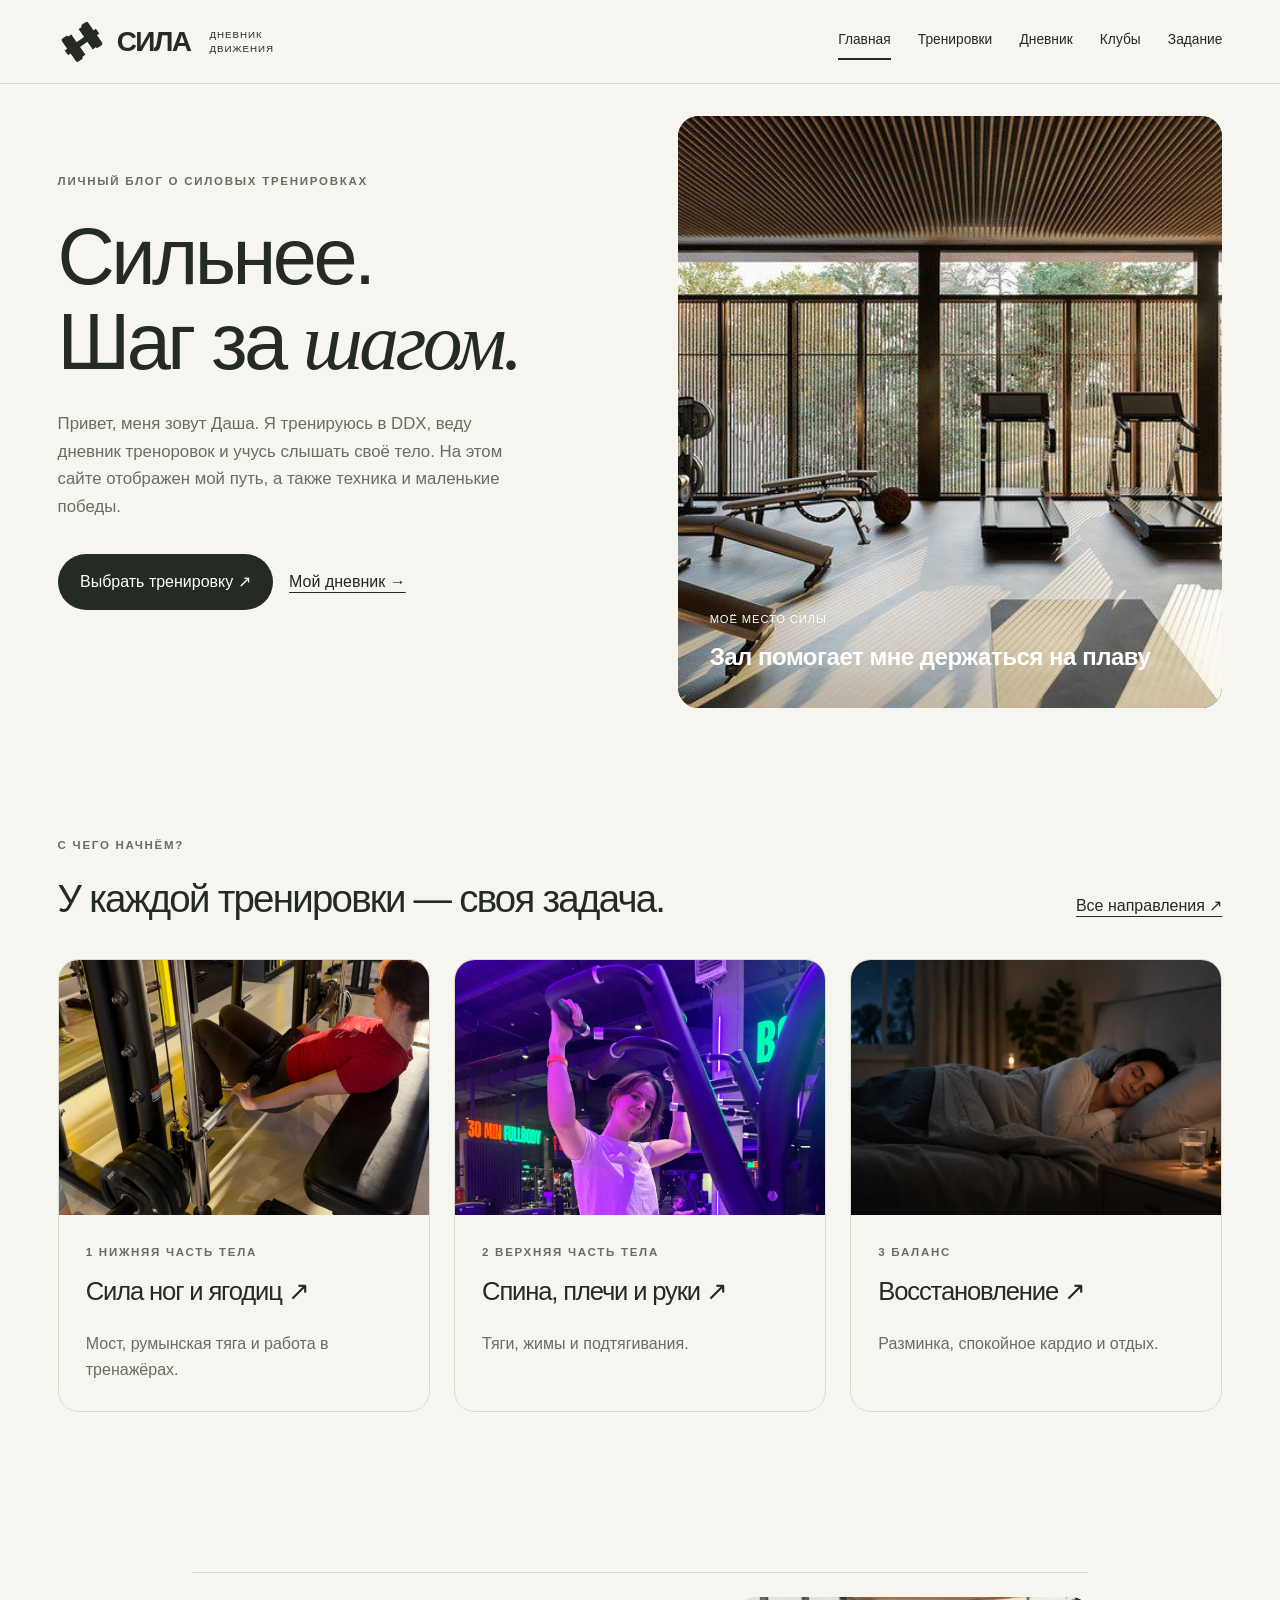
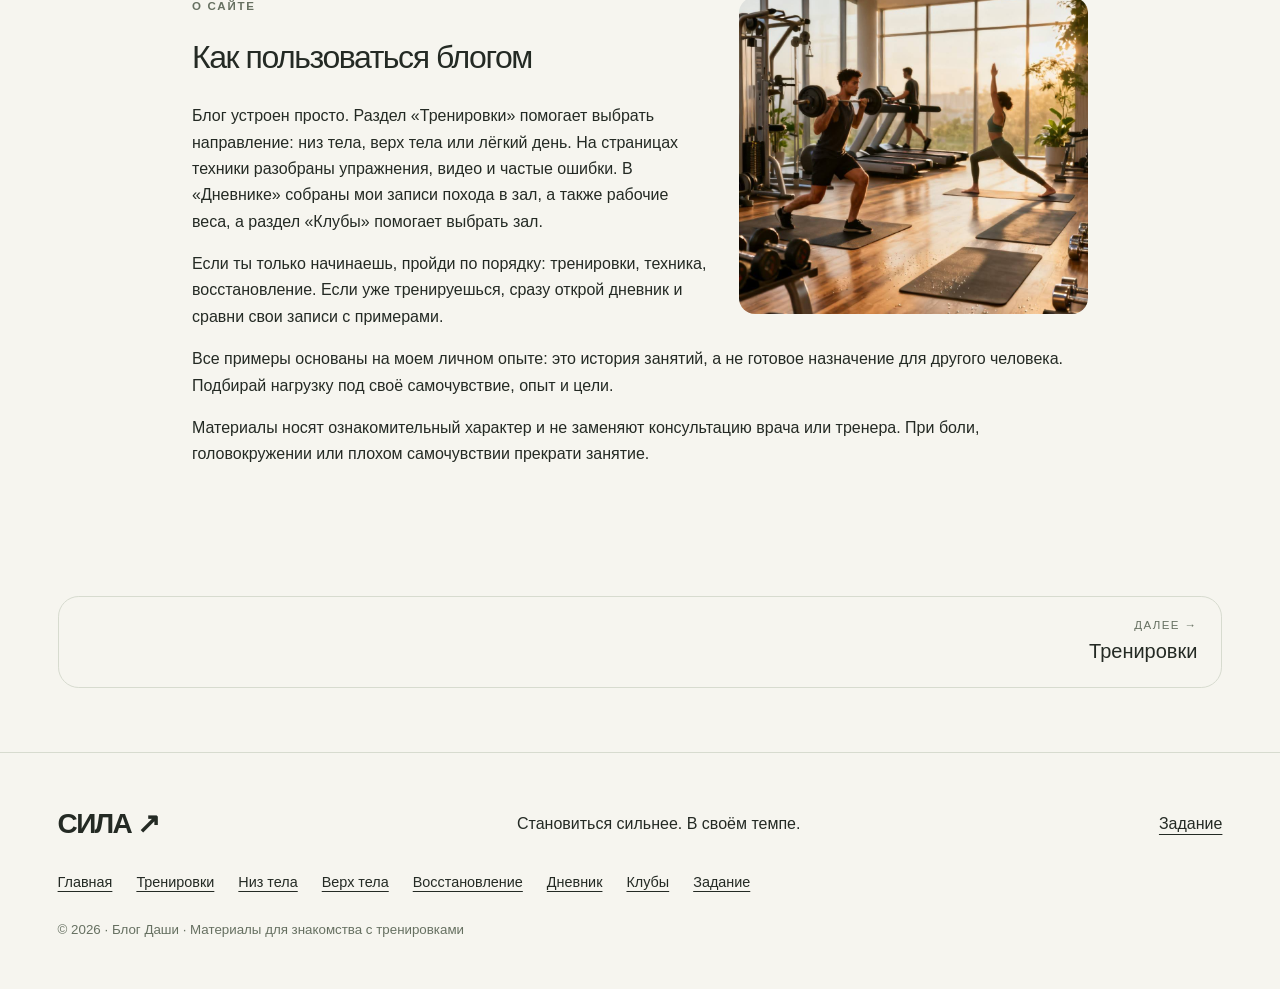
<file: index.html>
<!DOCTYPE html>
<html lang="ru">
  <head>
    <meta charset="utf-8">
    <meta name="viewport" content="width=device-width,initial-scale=1">
    <meta
      name="description"
      content="СИЛА — блог Даши о силовых тренировках, технике и восстановлении"
    >
    <title>Главная — СИЛА</title>
    <link rel="stylesheet" href="style.css">
    <link rel="stylesheet" href="logo.css">
    <script src="app.js" defer></script>
  </head>

  <body id="top">


    
    <header class="header">
      <a class="brand" href="index.html">
        <span class="logo" aria-hidden="true"></span>
        СИЛА
        <span class="brand__caption">дневник движения</span>
      </a>
      
      <button class="menu-button" aria-expanded="false" aria-controls="nav">
        Меню ☰
      </button>
      
      <nav id="nav" aria-label="Основная навигация">
        <a href="index.html" aria-current="page">Главная</a>
        <a href="workouts.html">Тренировки</a>
        <a href="diary.html">Дневник</a>
        <a href="clubs.html">Клубы</a>
        <a href="tasks.html">Задание</a>
      </nav>
    </header>

    
    <main id="main">
      
      <section class="hero">
        <div class="hero__copy">
          <span class="eyebrow">Личный блог о силовых тренировках</span>
          <h1>Сильнее.<br> Шаг за <em>шагом.</em></h1>
          <p>
            Привет, меня зовут Даша. Я тренируюсь в DDX, веду дневник треноровок и учусь слышать своё
            тело. На этом сайте отображен мой путь, а также техника и маленькие победы.
          </p>
          <a class="button" href="workouts.html">Выбрать тренировку ↗</a
          ><a class="text-link" href="diary.html">Мой дневник →</a>
        </div>
        <div class="hero__visual">
          <img
            src="assets/gym.jpg"
            alt="Тренажёрный зал со стойками и свободными весами"
            fetchpriority="high"
            width="900"
            height="600"
          >
          <span class="photo-label">
            МОЁ МЕСТО СИЛЫ<br>
            <b>Зал помогает мне держаться на плаву</b>
          </span>
        </div>
      </section>


      
      <section class="section">
        <div class="section__heading">
          <div>
            <span class="eyebrow">С чего начнём?</span>
            <h2>У каждой тренировки — своя задача.</h2>
          </div>
          <a href="workouts.html">Все направления ↗</a>
        </div>
        
        <div class="cards">
          <a class="card" href="lower.html">
            <img
              src="assets/lower.jpg"
              alt="Сила ног и ягодиц"
              loading="lazy"
              width="900"
              height="600"
            >
            <div>
              <span class="eyebrow">1 Нижняя часть тела</span>
              <h3>Сила ног и ягодиц ↗</h3>
              <p>Мост, румынская тяга и работа в тренажёрах.</p>
            </div>
          </a>
          <a class="card" href="upper.html">
            <img
              src="assets/upper.jpg"
              alt="Спина, плечи и руки"
              loading="lazy"
              width="900"
              height="600"
            >
            <div>
              <span class="eyebrow">2 Верхняя часть тела</span>
              <h3>Спина, плечи и руки ↗</h3>
              <p>Тяги, жимы и подтягивания.</p>
            </div>
          </a>
          <a class="card" href="recovery.html">
            <img
              src="assets/recovery.jpg"
              alt="Восстановление"
              loading="lazy"
              width="900"
              height="600"
            >
            <div>
              <span class="eyebrow">3 Баланс</span>
              <h3>Восстановление ↗</h3>
              <p>Разминка, спокойное кардио и отдых.</p>
            </div>
          </a>
        </div>
      </section>

      
      <section class="article">
        
        <section class="exercise">
          <img
            class="article__image"
            src="assets/training.jpg"
            alt="Силовая тренировка в зале"
            loading="lazy"
            width="900"
            height="600"
          >
          <span class="eyebrow">О сайте</span>
          <h2>Как пользоваться блогом</h2>
          <p>
            Блог устроен просто. Раздел «Тренировки» помогает выбрать направление: низ
            тела, верх тела или лёгкий день. На страницах техники разобраны упражнения,
            видео и частые ошибки. В «Дневнике» собраны мои записи похода в зал,
            а также рабочие веса, а раздел «Клубы» помогает выбрать зал.
          </p>
          <p>
            Если ты только начинаешь, пройди по порядку: тренировки, техника,
            восстановление. Если уже тренируешься, сразу открой дневник и сравни свои
            записи с примерами.
          </p>
          <p>
            Все примеры основаны на моем личном опыте: это история занятий, а не
            готовое назначение для другого человека. Подбирай нагрузку под своё
            самочувствие, опыт и цели.
          </p>
          <p>
            Материалы носят ознакомительный характер и не заменяют консультацию врача
            или тренера. При боли, головокружении или плохом самочувствии прекрати
            занятие.
          </p>
        </section>
      </section>

      
      <nav class="pager" aria-label="Соседние страницы">
        <a class="pager__link pager__link--next" href="workouts.html">
          <span>Далее →</span>
          <b>Тренировки</b>
        </a>
      </nav>
    </main>

    
    <footer>
      <a class="brand" href="index.html">СИЛА ↗</a>
      <p>Становиться сильнее. В своём темпе.</p>
      <a href="tasks.html">Задание</a>
      
      <nav class="sitemap" aria-label="Карта сайта">
        <a href="index.html">Главная</a>
        <a href="workouts.html">Тренировки</a>
        <a href="lower.html">Низ тела</a>
        <a href="upper.html">Верх тела</a>
        <a href="recovery.html">Восстановление</a>
        <a href="diary.html">Дневник</a>
        <a href="clubs.html">Клубы</a>
        <a href="tasks.html">Задание</a>
      </nav>
      <small>© 2026 · Блог Даши · Материалы для знакомства с тренировками</small>
    </footer>

    
    <a class="to-top" href="#top" aria-label="Наверх">↑</a>
  </body>
</html>
</file>
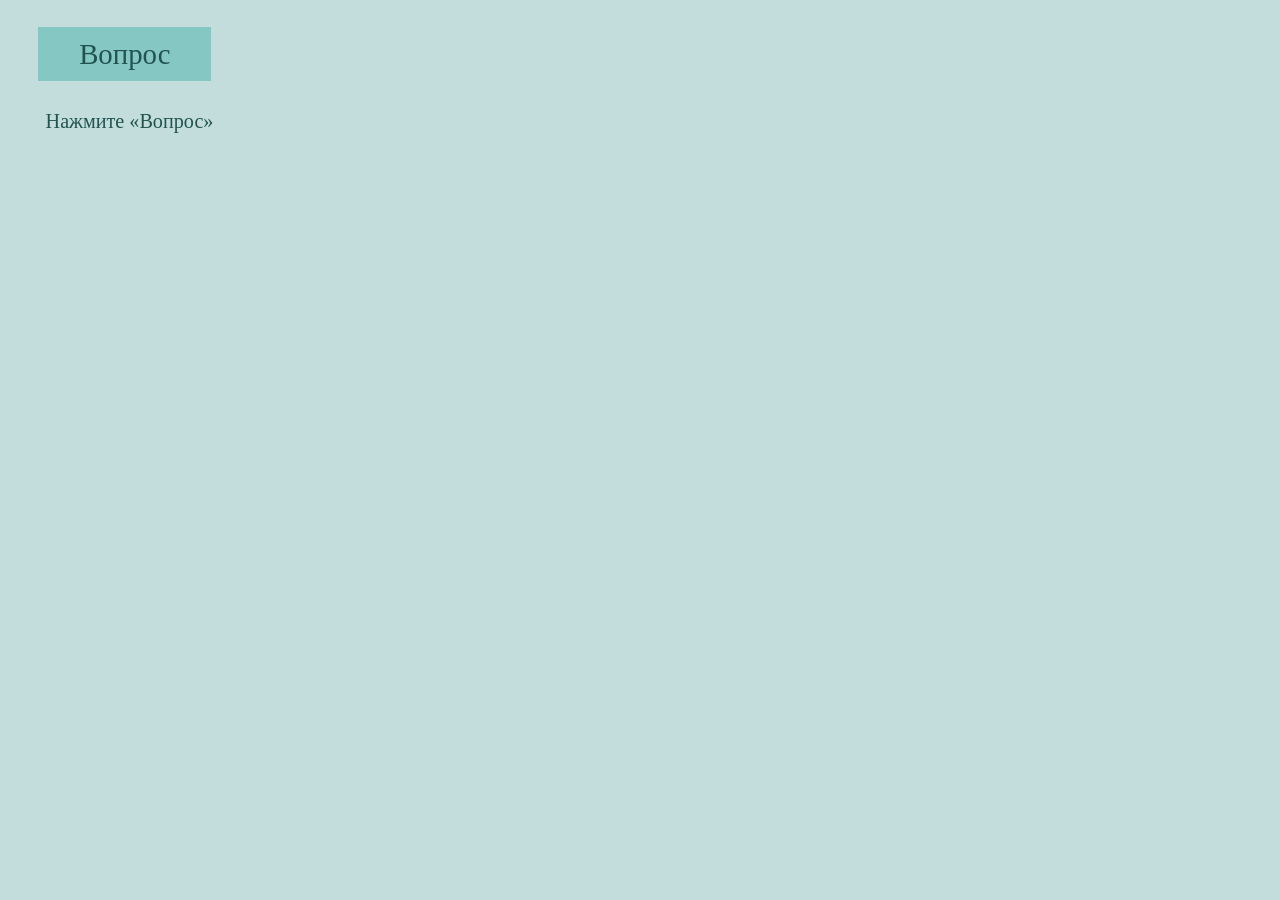
<file: tasks/dom-test/index.html>
<!DOCTYPE html>
<html lang="ru">
<head>
  <meta charset="UTF-8">
  <meta name="viewport" content="width=device-width, initial-scale=1">
  <title>Тест «Грамотность»</title>
  <link rel="stylesheet" href="style.css">
</head>
<body>
  <main class="page">

    <header class="bar">
      <button class="ask" id="ask" type="button"></button>
      <button class="ask ask--restart" id="restart" type="button" hidden></button>
    </header>

    <p class="status" id="status" hidden>
      <strong class="status__title">Вопросы закончились</strong>
      <span class="status__score" id="score"></span>
    </p>

    <section class="board" id="board"></section>

  </main>
  <script src="script.js"></script>
</body>
</html>
</file>
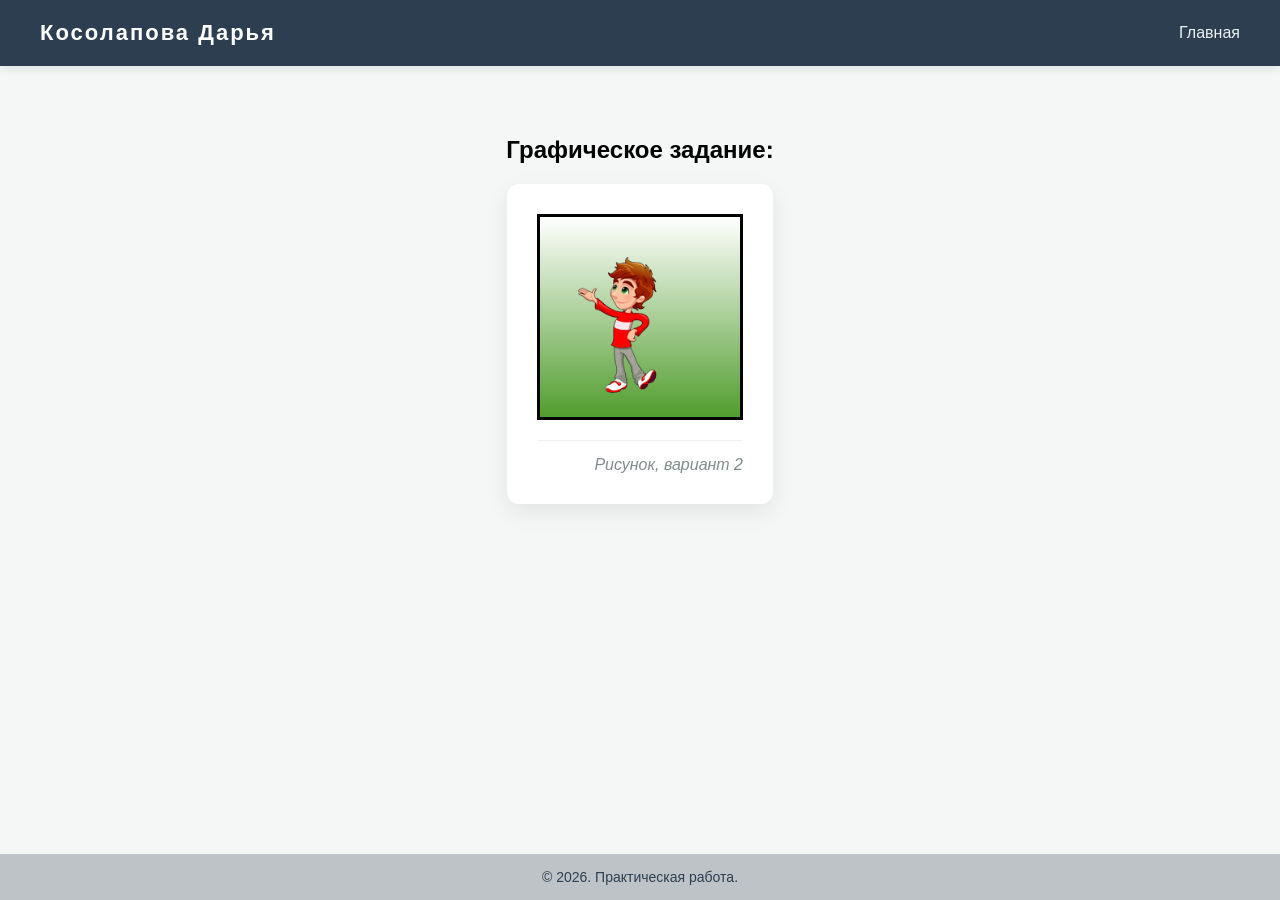
<file: tasks/flex/index.html>
<!DOCTYPE html>
<html lang="ru">
<head>
    <meta charset="UTF-8">
    <meta name="viewport" content="width=device-width, initial-scale=1.0">
    <title>Графическое задание - Вариант 2</title>
    <link rel="stylesheet" href="pic.css">
    
    <style>
        /* Базовые стили для оформления */
        body {
            margin: 0;
            font-family: 'Segoe UI', Tahoma, Geneva, Verdana, sans-serif;
            background-color: #f4f7f6;
            display: flex;
            flex-direction: column;
            min-height: 100vh;
        }

        /* Шапка с логотипом и меню */
        header {
            background-color: #2c3e50;
            color: white;
            padding: 20px 40px;
            display: flex;
            justify-content: space-between;
            align-items: center;
            box-shadow: 0 2px 10px rgba(0,0,0,0.1);
        }

        .logo {
            font-weight: 800;
            font-size: 22px;
            letter-spacing: 2px;
        }

        nav a {
            color: #ecf0f1;
            text-decoration: none;
            margin-left: 25px;
            font-size: 16px;
            transition: color 0.3s ease;
        }

        nav a:hover {
            color: #f9ad22; 
        }

        /* Основной контент */
        main.content {
            flex: 1;
            display: flex;
            flex-direction: column;
            align-items: center;
            padding: 50px 20px;
        }

        h1 {
            color: #2c3e50;
            margin-bottom: 30px;
        }

        /* Обертка для рисунка в виде карточки */
        .canvas-wrapper {
            background: white;
            padding: 30px;
            border-radius: 12px;
            box-shadow: 0 8px 25px rgba(0,0,0,0.08);
        }

        /* Блок для подписи */
        .author-caption {
            margin-top: 20px;
            font-size: 16px;
            font-style: italic;
            color: #7f8c8d;
            text-align: right;
            border-top: 1px solid #eee;
            padding-top: 15px;
        }

        /* Подвал */
        footer {
            background-color: #bdc3c7;
            color: #2c3e50;
            text-align: center;
            padding: 15px;
            font-size: 14px;
        }
    </style>
</head>
<body>

    
    <header>
        <div class="logo">Косолапова Дарья</div>
        <nav>
            <a href="#">Главная</a>
        </nav>
    </header>

     <main class="content">
        <h2>Графическое задание:</h2>
        <div class="canvas-wrapper">
            
            <input type="checkbox" id="clickToggle" class="click-toggle">
            <label class="canvas" for="clickToggle">
                
                <div class="text-hover">Где мяч?</div>
                <div class="text-click">Это кирпич!</div>

                <img src="images/boy1.png" class="character boy1" alt="Пацан стоит">
                <img src="images/boy2.png" class="character boy2" alt="Пацан думает">
                <img src="images/boy3.png" class="character boy3" alt="Пацан падает">

                <div class="item-wrapper ball-wrapper">
                    <img src="images/ball.png" class="item ball" alt="Мяч">
                </div>
                <div class="item-wrapper box-wrapper">
                    <img src="images/box.png" class="item box" alt="Кирпич">
                </div>

            </label>

            <div class="author-caption">
                Рисунок, вариант 2
            </div>
        </div>
    </main>

    
    <footer>
        &copy; 2026. Практическая работа.
    </footer>

</body>
</html>
</file>
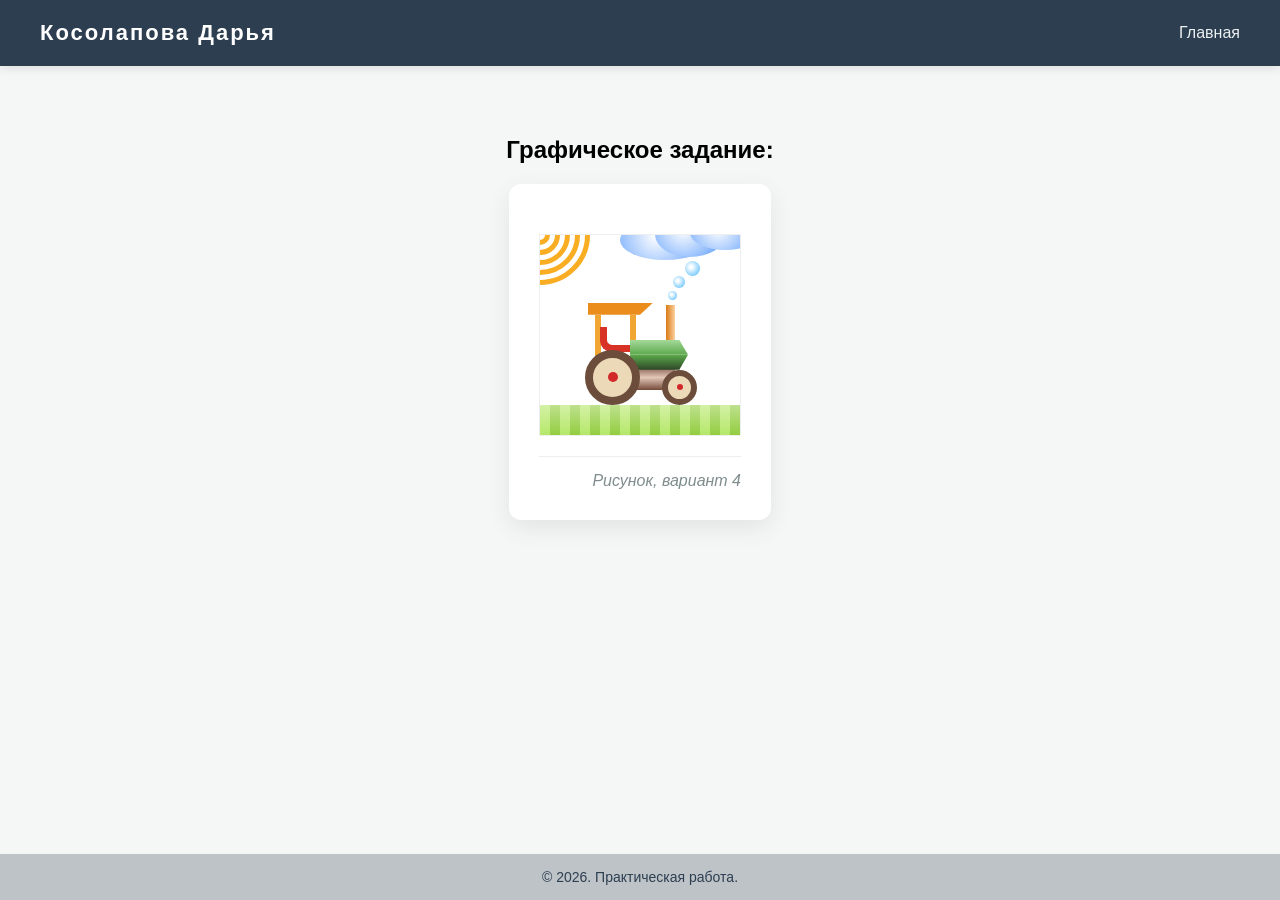
<file: tasks/picture/index.html>
<!DOCTYPE html>
<html lang="ru">
<head>
    <meta charset="UTF-8">
    <meta name="viewport" content="width=device-width, initial-scale=1.0">
    <title>Графическое задание - Вариант 4</title>
    <link rel="stylesheet" href="pic.css">
    
    <style>
        /* Базовые стили для оформления */
        body {
            margin: 0;
            font-family: 'Segoe UI', Tahoma, Geneva, Verdana, sans-serif;
            background-color: #f4f7f6;
            display: flex;
            flex-direction: column;
            min-height: 100vh;
        }

        /* Шапка с логотипом и меню */
        header {
            background-color: #2c3e50;
            color: white;
            padding: 20px 40px;
            display: flex;
            justify-content: space-between;
            align-items: center;
            box-shadow: 0 2px 10px rgba(0,0,0,0.1);
        }

        .logo {
            font-weight: 800;
            font-size: 22px;
            letter-spacing: 2px;
        }

        nav a {
            color: #ecf0f1;
            text-decoration: none;
            margin-left: 25px;
            font-size: 16px;
            transition: color 0.3s ease;
        }

        nav a:hover {
            color: #f9ad22; 
        }

        /* Основной контент */
        main.content {
            flex: 1;
            display: flex;
            flex-direction: column;
            align-items: center;
            padding: 50px 20px;
        }

        h1 {
            color: #2c3e50;
            margin-bottom: 30px;
        }

        /* Обертка для рисунка в виде карточки */
        .canvas-wrapper {
            background: white;
            padding: 30px;
            border-radius: 12px;
            box-shadow: 0 8px 25px rgba(0,0,0,0.08);
        }

        /* Блок для подписи */
        .author-caption {
            margin-top: 20px;
            font-size: 16px;
            font-style: italic;
            color: #7f8c8d;
            text-align: right;
            border-top: 1px solid #eee;
            padding-top: 15px;
        }

        /* Подвал */
        footer {
            background-color: #bdc3c7;
            color: #2c3e50;
            text-align: center;
            padding: 15px;
            font-size: 14px;
        }
    </style>
</head>
<body>

    
    <header>
        <div class="logo">Косолапова Дарья</div>
        <nav>
            <a href="#">Главная</a>
        </nav>
    </header>

    <main class="content">
        <h2>Графическое задание:</h2>
        
        <div class="canvas-wrapper">
            
            <div class="canvas">
                
                <div class="sun sun-1"></div>
                <div class="sun sun-2"></div>
                <div class="sun sun-3"></div>
                <div class="sun sun-4"></div>
                <div class="sun sun-5"></div>

                
                <div class="cloud cloud-1"></div>
                <div class="cloud cloud-2"></div>
                <div class="cloud cloud-3"></div>

                
                <div class="exhaust"></div>
                <div class="smoke smoke-1"></div>
                <div class="smoke smoke-2"></div>
                <div class="smoke smoke-3"></div>

                <div class="pillar-left"></div>
                <div class="pillar-right"></div>
                <div class="roof"></div>

                <div class="seat"></div>
                <div class="engine-base"></div>
                <div class="engine-top"></div>
                <div class="engine-niz"></div>

                <div class="wheel-back"></div>
                <div class="wheel-front"></div>

                
                <div class="ground"></div>
            </div>
            
            
            <div class="author-caption">
                Рисунок, вариант 4
            </div>
        </div>
    </main>

    
    <footer>
        &copy; 2026. Практическая работа.
    </footer>

</body>
</html>
</file>
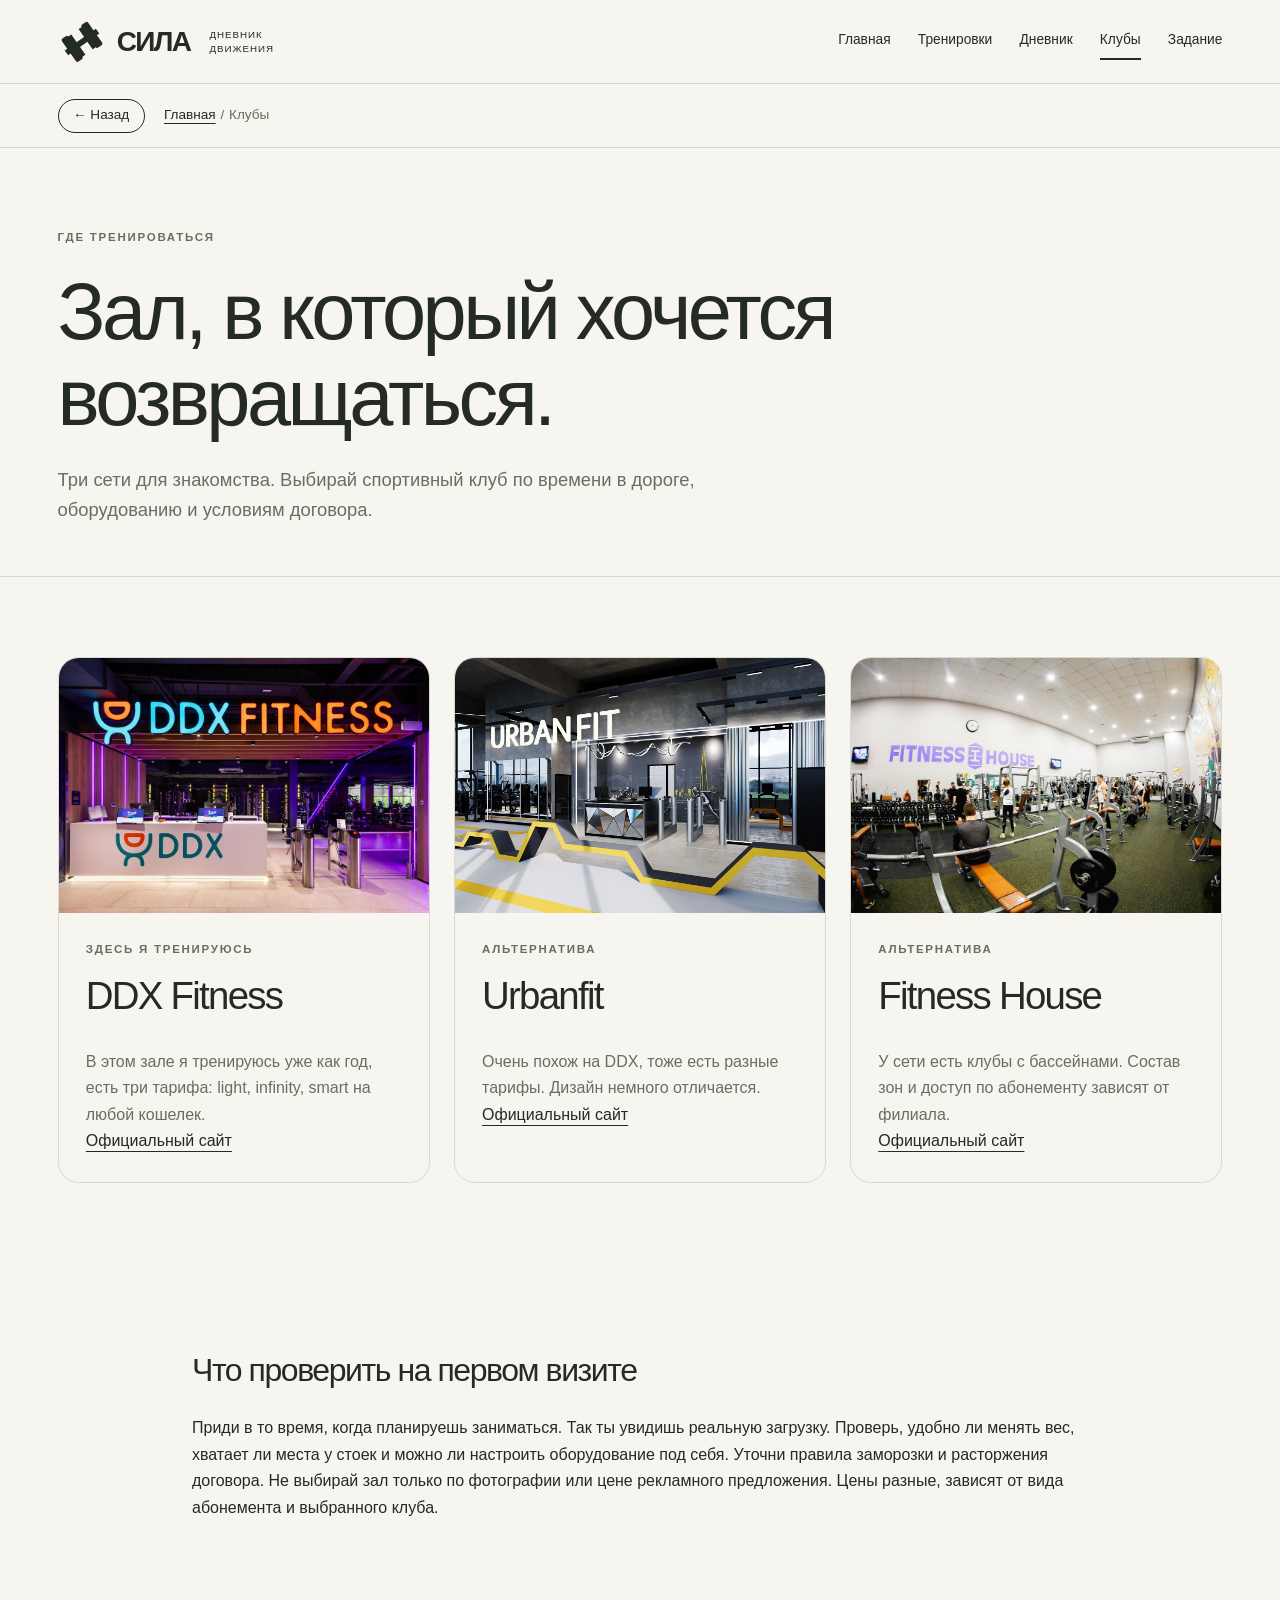
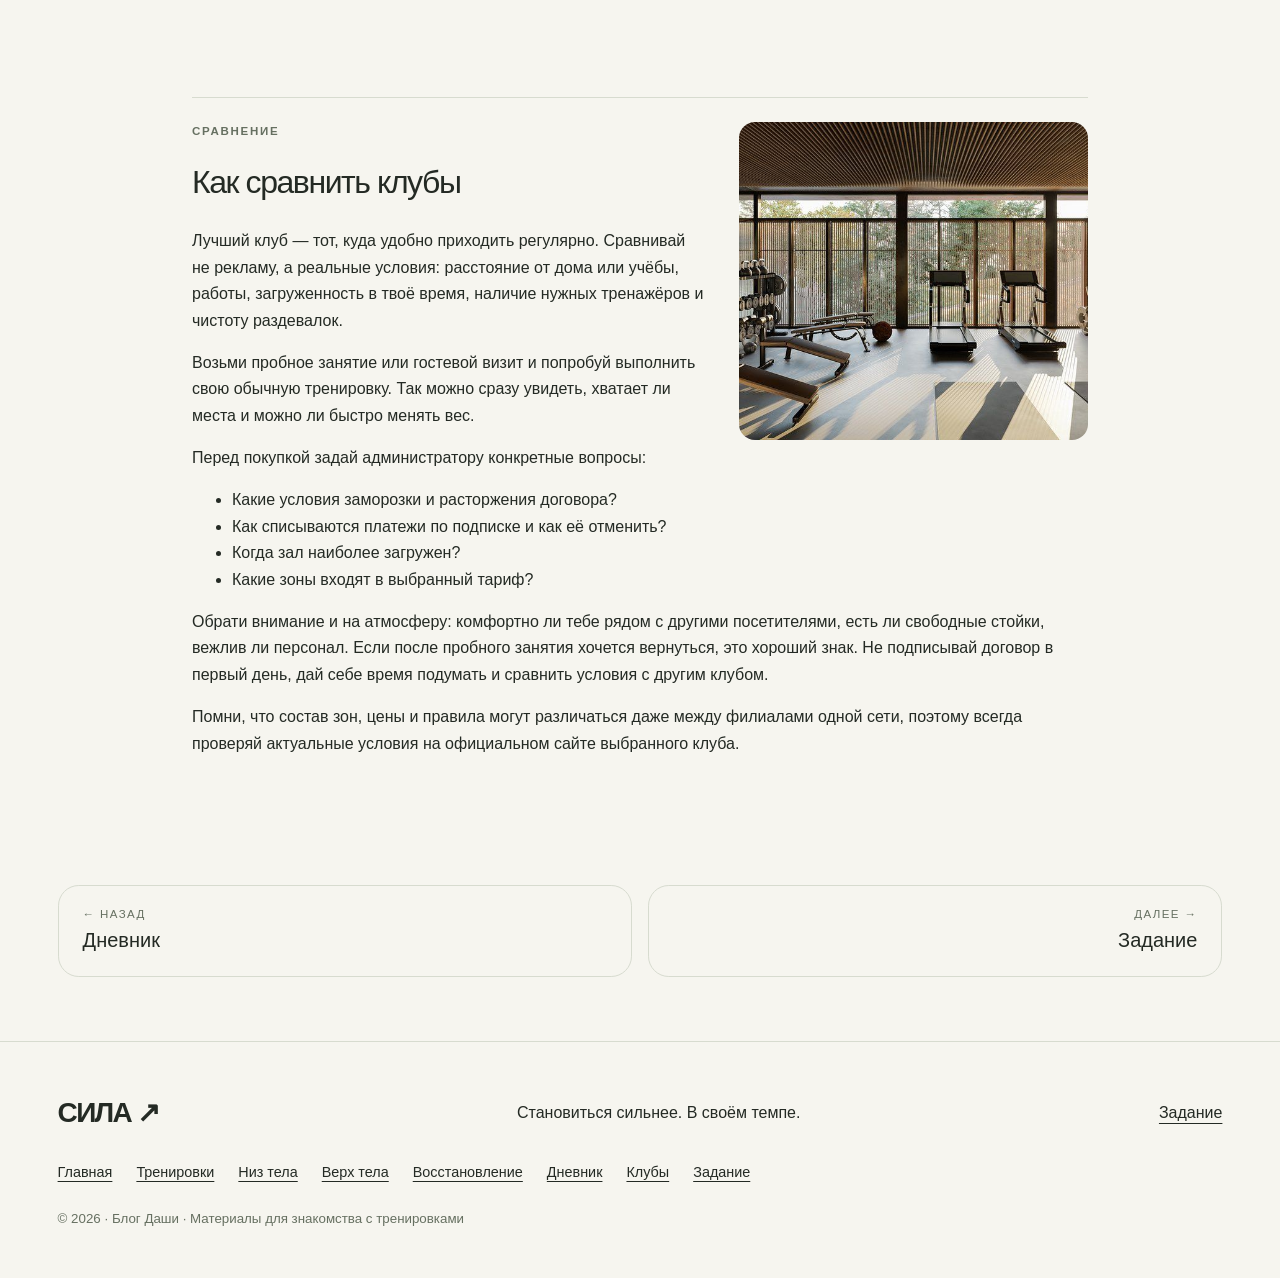
<file: clubs.html>
<!DOCTYPE html>
<html lang="ru">
  <head>
    <meta charset="utf-8">
    <meta name="viewport" content="width=device-width,initial-scale=1">
    <meta
      name="description"
      content="СИЛА — блог Даши о силовых тренировках, технике и восстановлении"
    >
    <title>Клубы — СИЛА</title>
    <link rel="stylesheet" href="style.css">
    <link rel="stylesheet" href="logo.css">
    <script src="app.js" defer></script>
  </head>

  <body id="top">
    

    
    <header class="header">
      <a class="brand" href="index.html">
        <span class="logo" aria-hidden="true"></span>
        СИЛА
        <span class="brand__caption">дневник движения</span>
      </a>
      
      <button class="menu-button" aria-expanded="false" aria-controls="nav">
        Меню ☰
      </button>
      
      <nav id="nav" aria-label="Основная навигация">
        <a href="index.html">Главная</a>
        <a href="workouts.html">Тренировки</a>
        <a href="diary.html">Дневник</a>
        <a href="clubs.html" aria-current="page">Клубы</a>
        <a href="tasks.html">Задание</a>
      </nav>
    </header>

    
    <nav class="crumbs" aria-label="Вы здесь">
      <a class="crumbs__back" href="index.html">← Назад</a>
      <ol class="crumbs__list">
        <li><a href="index.html">Главная</a></li>
        <li aria-current="page">Клубы</li>
      </ol>
    </nav>

    
    <main id="main">
      <section class="intro">
        <span class="eyebrow">Где тренироваться</span>
        <h1>Зал, в который хочется возвращаться.</h1>
        <p>
          Три сети для знакомства. Выбирай спортивный клуб по времени в дороге, оборудованию и
          условиям договора.
        </p>
      </section>

      
      <section class="section cards">

        <article class="card">
          <img
            src="assets/club1.jpg"
            alt="DDX Fitness"
            loading="lazy"
            width="900"
            height="600"
          >
          <div>
            <span class="eyebrow">Здесь я тренируюсь</span>
            <h2>DDX Fitness</h2>
            <p>
              В этом зале я тренируюсь уже как год, есть три тарифа: light, infinity, smart
              на любой кошелек.
            </p>
            <a href="https://www.ddxfitness.ru/">Официальный сайт</a>
          </div>
        </article>

        <article class="card">
          <img
            src="assets/club2.jpg"
            alt="Urbanfit"
            loading="lazy"
            width="900"
            height="600"
          >
          <div>
            <span class="eyebrow">Альтернатива</span>
            <h2>Urbanfit</h2>
            <p>
              Очень похож на DDX, тоже есть разные тарифы. Дизайн немного отличается.
            </p>
            <a href="https://www.urbanfitclub.ru/">Официальный сайт</a>
          </div>
        </article>

        <article class="card">
          <img
            src="assets/club3.jpg"
            alt="Fitness House"
            loading="lazy"
            width="900"
            height="600"
          >
          <div>
            <span class="eyebrow">Альтернатива</span>
            <h2>Fitness House</h2>
            <p>
              У сети есть клубы с бассейнами. Состав зон и доступ по абонементу зависят
              от филиала.
            </p>
            <a href="https://www.fitnesshouse.ru/">Официальный сайт</a>
          </div>
        </article>
      </section>

      <section class="article">
        <h2>Что проверить на первом визите</h2>
        <p>
          Приди в то время, когда планируешь заниматься. Так ты увидишь реальную загрузку.
          Проверь, удобно ли менять вес, хватает ли места у стоек и можно ли настроить
          оборудование под себя. Уточни правила заморозки и расторжения договора. Не
          выбирай зал только по фотографии или цене рекламного предложения. Цены разные, зависят
          от вида абонемента и выбранного клуба.
        </p>
      </section>

      <section class="article">
        <section class="exercise">
          <img
            class="article__image"
            src="assets/gym.jpg"
            alt="Тренажёрный зал"
            loading="lazy"
            width="900"
            height="600"
          >
          <span class="eyebrow">Сравнение</span>
          <h2>Как сравнить клубы</h2>
          <p>
            Лучший клуб — тот, куда удобно приходить регулярно. Сравнивай не рекламу, а
            реальные условия: расстояние от дома или учёбы, работы, загруженность в твоё время,
            наличие нужных тренажёров и чистоту раздевалок.
          </p>
          <p>
            Возьми пробное занятие или гостевой визит и попробуй выполнить свою обычную
            тренировку. Так можно сразу увидеть, хватает ли места и можно ли быстро менять
            вес.
          </p>
          <p>Перед покупкой задай администратору конкретные вопросы:</p>
          <ul>
            <li>Какие условия заморозки и расторжения договора?</li>
            <li>Как списываются платежи по подписке и как её отменить?</li>
            <li>Когда зал наиболее загружен?</li>
            <li>Какие зоны входят в выбранный тариф?</li>
          </ul>
          <p>
            Обрати внимание и на атмосферу: комфортно ли тебе рядом с другими
            посетителями, есть ли свободные стойки, вежлив ли персонал. Если после
            пробного занятия хочется вернуться, это хороший знак. Не подписывай договор
            в первый день, дай себе время подумать и сравнить условия с другим клубом.
          </p>
          <p>
            Помни, что состав зон, цены и правила могут различаться даже между филиалами
            одной сети, поэтому всегда проверяй актуальные условия на официальном сайте
            выбранного клуба.
          </p>
        </section>
      </section>

      
      <nav class="pager" aria-label="Соседние страницы">
        <a class="pager__link" href="diary.html">
          <span>← Назад</span>
          <b>Дневник</b>
        </a>
        <a class="pager__link pager__link--next" href="tasks.html">
          <span>Далее →</span>
          <b>Задание</b>
        </a>
      </nav>
    </main>

    <footer>
      <a class="brand" href="index.html">СИЛА ↗</a>
      <p>Становиться сильнее. В своём темпе.</p>
      <a href="tasks.html">Задание</a>
      
      <nav class="sitemap" aria-label="Карта сайта">
        <a href="index.html">Главная</a>
        <a href="workouts.html">Тренировки</a>
        <a href="lower.html">Низ тела</a>
        <a href="upper.html">Верх тела</a>
        <a href="recovery.html">Восстановление</a>
        <a href="diary.html">Дневник</a>
        <a href="clubs.html">Клубы</a>
        <a href="tasks.html">Задание</a>
      </nav>
      <small>© 2026 · Блог Даши · Материалы для знакомства с тренировками</small>
    </footer>

    
    <a class="to-top" href="#top" aria-label="Наверх">↑</a>
  </body>
</html>
</file>
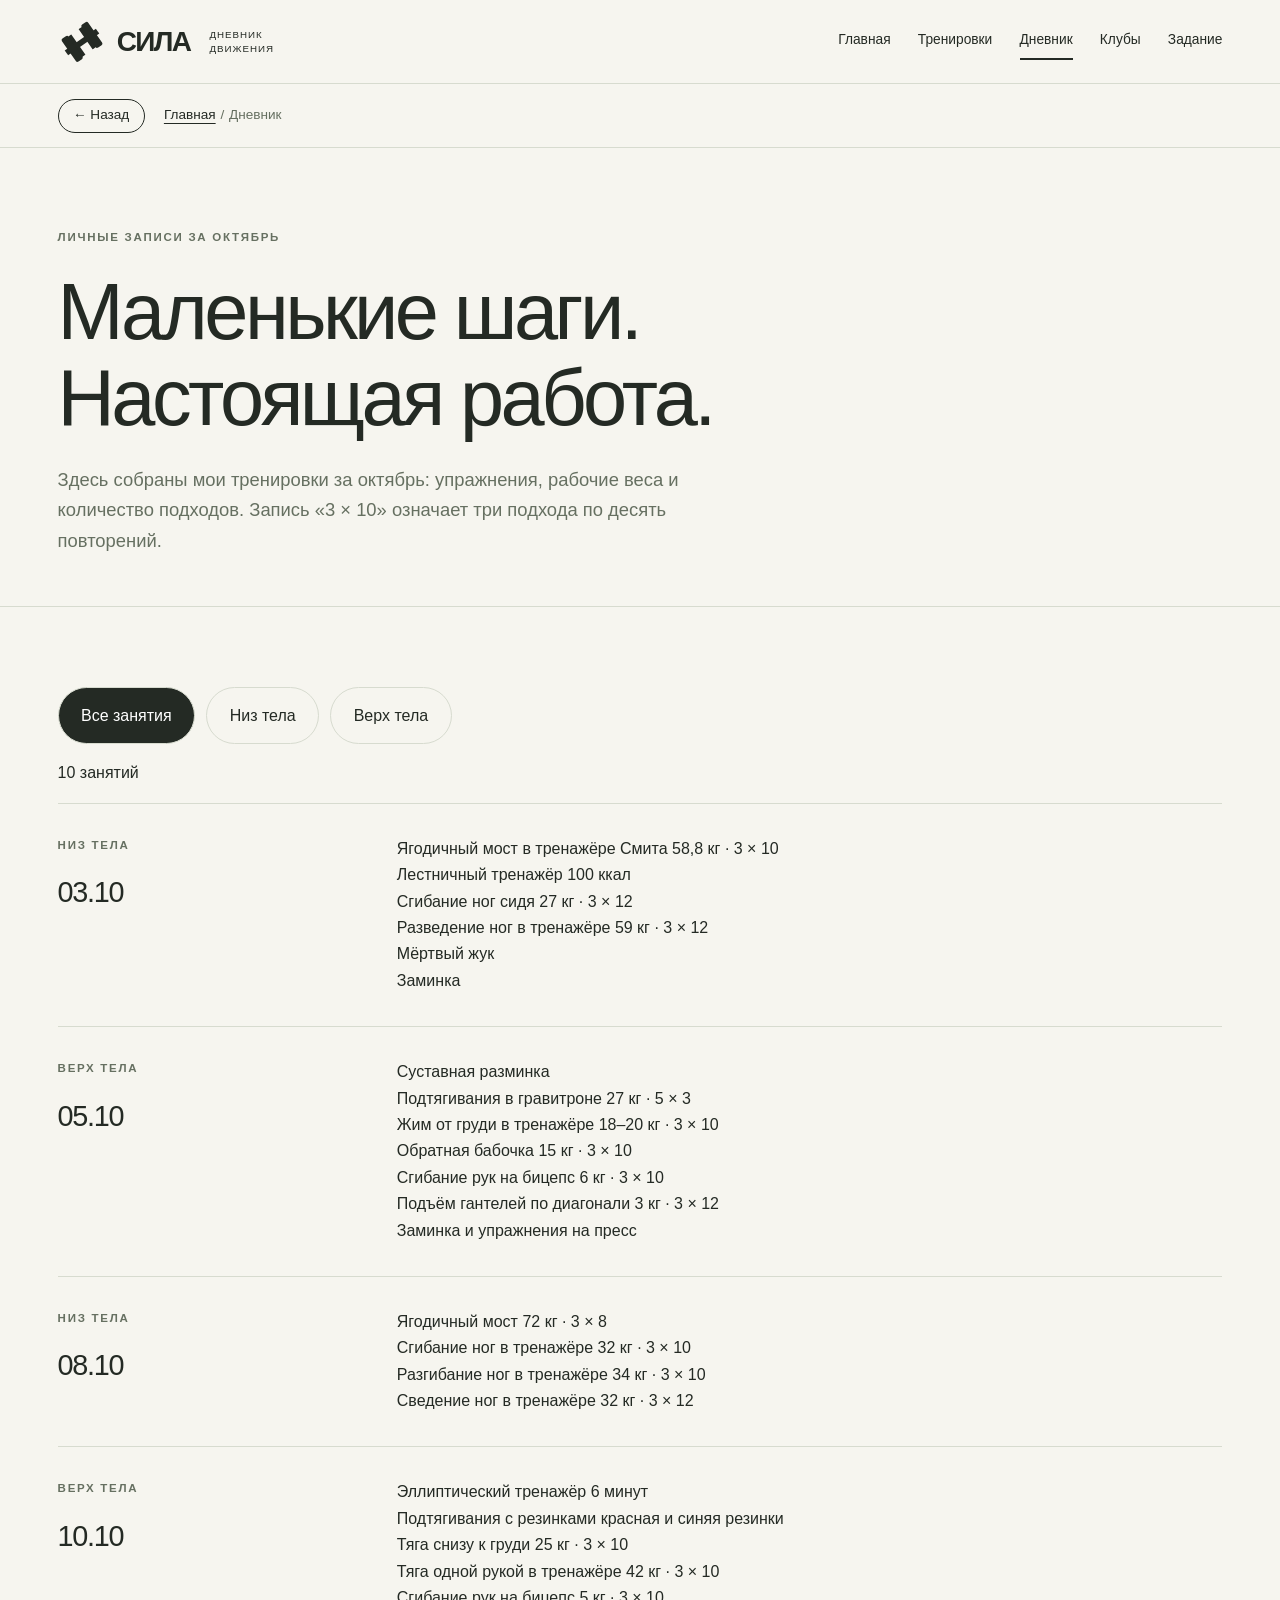
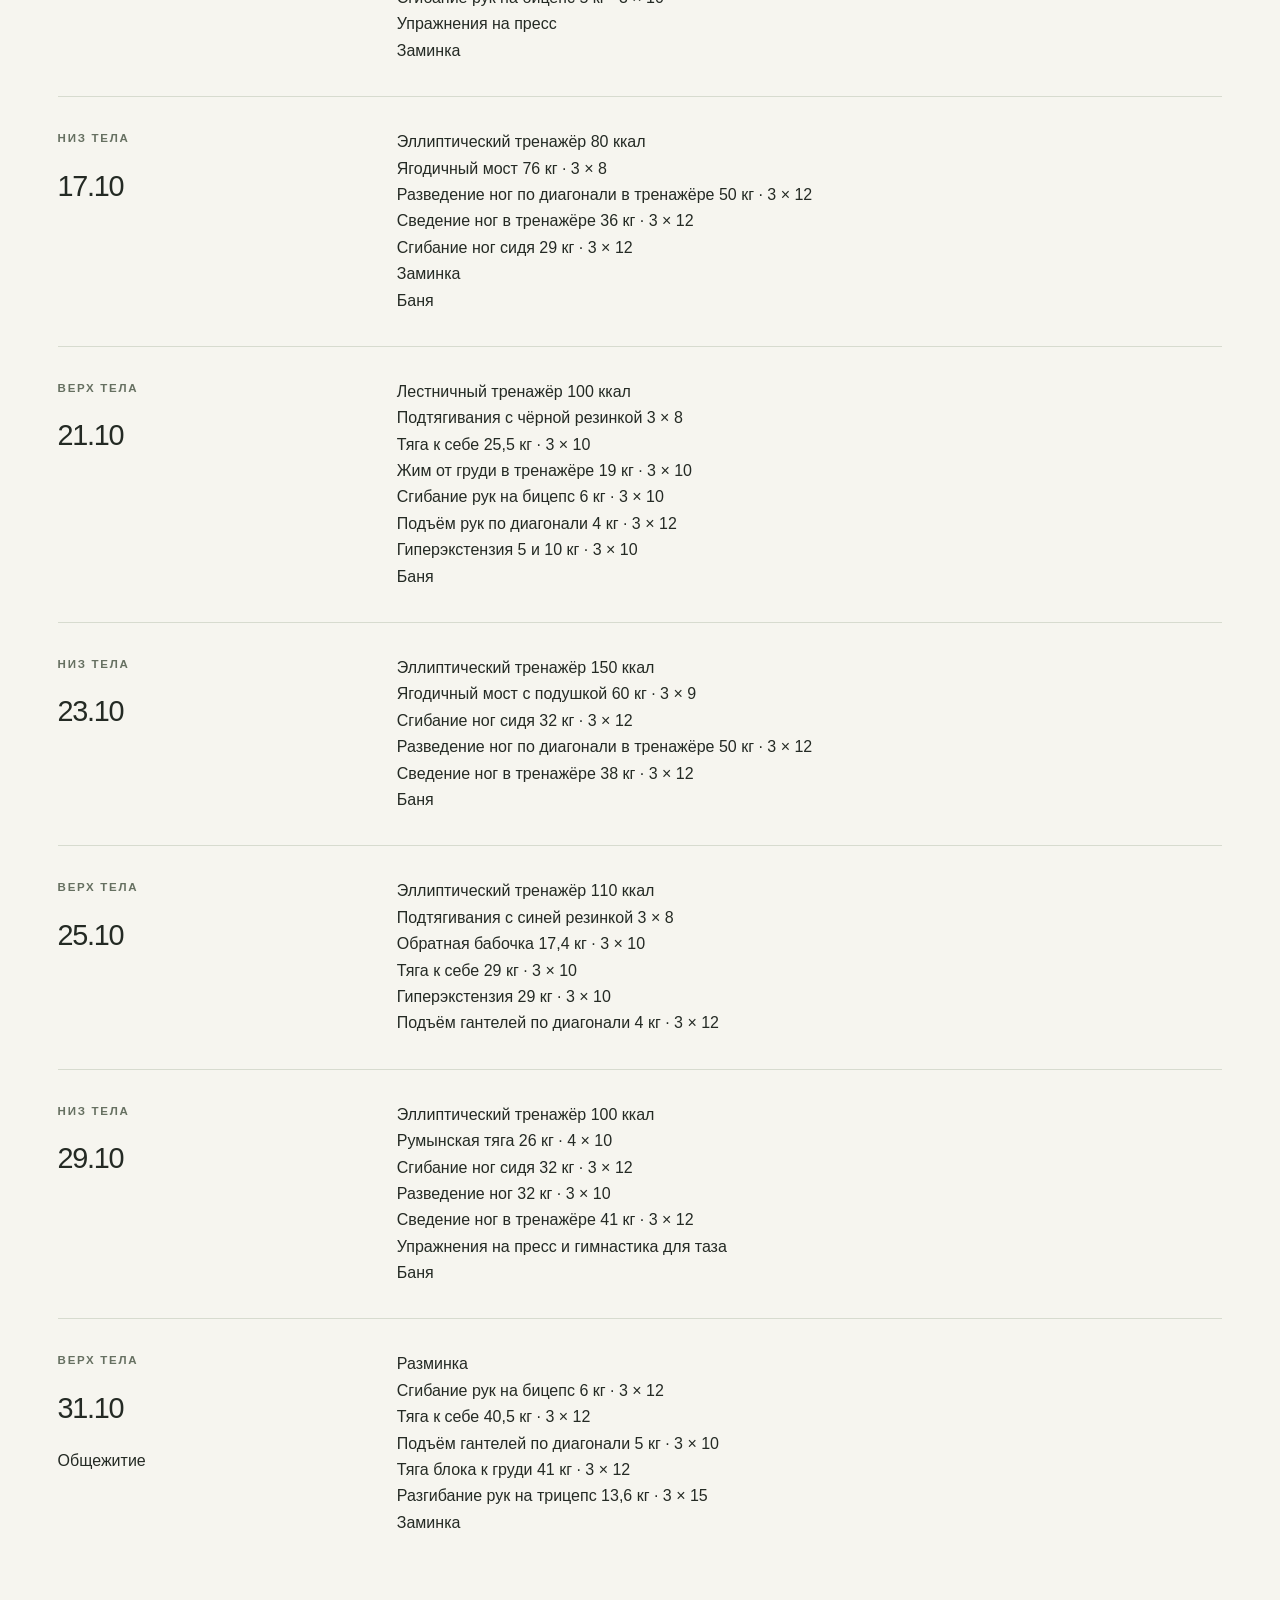
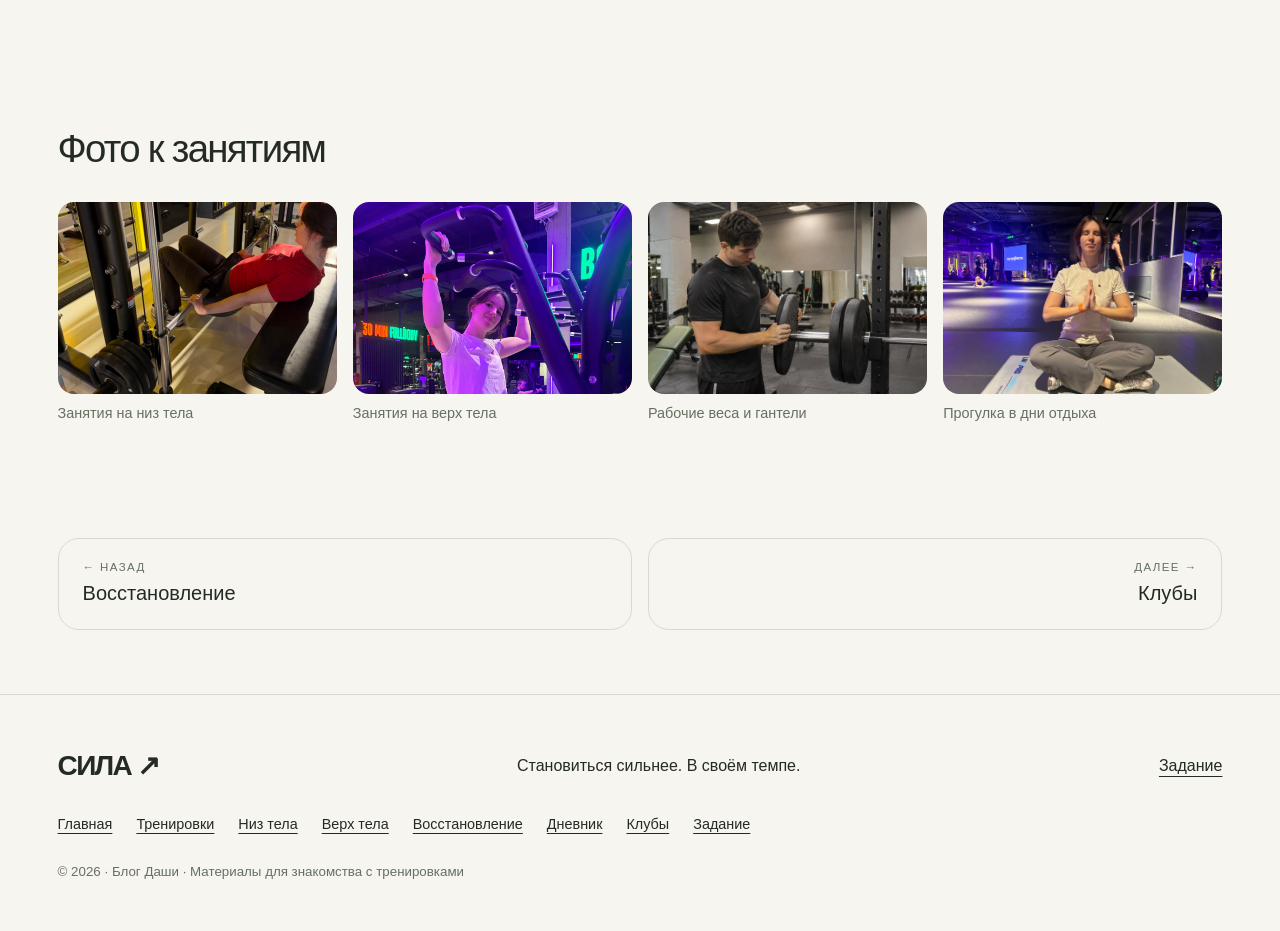
<file: diary.html>
<!DOCTYPE html>
<html lang="ru">
  <head>
    <meta charset="utf-8">
    <meta name="viewport" content="width=device-width,initial-scale=1">
    <meta
      name="description"
      content="СИЛА — блог Даши о силовых тренировках, технике и восстановлении"
    >
    <title>Дневник — СИЛА</title>
    <link rel="stylesheet" href="style.css">
    <link rel="stylesheet" href="logo.css">
    <script src="app.js" defer></script>
  </head>

  <body id="top">


    <header class="header">
      <a class="brand" href="index.html">
        <span class="logo" aria-hidden="true"></span>
        СИЛА
        <span class="brand__caption">дневник движения</span>
      </a>
      <button class="menu-button" aria-expanded="false" aria-controls="nav">
        Меню ☰
      </button>
      
      <nav id="nav" aria-label="Основная навигация">
        <a href="index.html">Главная</a>
        <a href="workouts.html">Тренировки</a>
        <a href="diary.html" aria-current="page">Дневник</a>
        <a href="clubs.html">Клубы</a>
        <a href="tasks.html">Задание</a>
      </nav>
    </header>

    <nav class="crumbs" aria-label="Вы здесь">
      <a class="crumbs__back" href="index.html">← Назад</a>
      <ol class="crumbs__list">
        <li><a href="index.html">Главная</a></li>
        <li aria-current="page">Дневник</li>
      </ol>
    </nav>

    <main id="main">
      
      <section class="intro">
        <span class="eyebrow">Личные записи за октябрь</span>
        <h1>Маленькие шаги.<br> Настоящая работа.</h1>
        <p>
          Здесь собраны мои тренировки за октябрь: упражнения, рабочие веса и количество
          подходов. Запись «3 × 10» означает три подхода по десять повторений.
        </p>
      </section>

      <section class="section">
        <div class="filters" role="group" aria-label="Фильтр тренировок">
          <button data-filter="Все" aria-pressed="true">Все занятия</button>
          <button data-filter="Низ" aria-pressed="false">Низ тела</button>
          <button data-filter="Верх" aria-pressed="false">Верх тела</button>
        </div>
        <p id="count" aria-live="polite">10 занятий</p>
        <div class="logs">
          <article class="log" data-type="Низ">
            <div>
              <span class="eyebrow">Низ тела</span>
              <h2><time datetime="2026-10-03">03.10</time></h2>
            </div>
            <div>
              <p>Ягодичный мост в тренажёре Смита 58,8 кг · 3 × 10</p>
              <p>Лестничный тренажёр 100 ккал</p>
              <p>Сгибание ног сидя 27 кг · 3 × 12</p>
              <p>Разведение ног в тренажёре 59 кг · 3 × 12</p>
              <p>Мёртвый жук</p>
              <p>Заминка</p>
            </div>
          </article>

          <article class="log" data-type="Верх">
            <div>
              <span class="eyebrow">Верх тела</span>
              <h2><time datetime="2026-10-05">05.10</time></h2>
            </div>
            <div>
              <p>Суставная разминка</p>
              <p>Подтягивания в гравитроне 27 кг · 5 × 3</p>
              <p>Жим от груди в тренажёре 18–20 кг · 3 × 10</p>
              <p>Обратная бабочка 15 кг · 3 × 10</p>
              <p>Сгибание рук на бицепс 6 кг · 3 × 10</p>
              <p>Подъём гантелей по диагонали 3 кг · 3 × 12</p>
              <p>Заминка и упражнения на пресс</p>
            </div>
          </article>

          <article class="log" data-type="Низ">
            <div>
              <span class="eyebrow">Низ тела</span>
              <h2><time datetime="2026-10-08">08.10</time></h2>
            </div>
            <div>
              <p>Ягодичный мост 72 кг · 3 × 8</p>
              <p>Сгибание ног в тренажёре 32 кг · 3 × 10</p>
              <p>Разгибание ног в тренажёре 34 кг · 3 × 10</p>
              <p>Сведение ног в тренажёре 32 кг · 3 × 12</p>
            </div>
          </article>

          <article class="log" data-type="Верх">
            <div>
              <span class="eyebrow">Верх тела</span>
              <h2><time datetime="2026-10-10">10.10</time></h2>
            </div>
            <div>
              <p>Эллиптический тренажёр 6 минут</p>
              <p>Подтягивания с резинками красная и синяя резинки</p>
              <p>Тяга снизу к груди 25 кг · 3 × 10</p>
              <p>Тяга одной рукой в тренажёре 42 кг · 3 × 10</p>
              <p>Сгибание рук на бицепс 5 кг · 3 × 10</p>
              <p>Упражнения на пресс</p>
              <p>Заминка</p>
            </div>
          </article>

          <article class="log" data-type="Низ">
            <div>
              <span class="eyebrow">Низ тела</span>
              <h2><time datetime="2026-10-17">17.10</time></h2>
            </div>
            <div>
              <p>Эллиптический тренажёр 80 ккал</p>
              <p>Ягодичный мост 76 кг · 3 × 8</p>
              <p>Разведение ног по диагонали в тренажёре 50 кг · 3 × 12</p>
              <p>Сведение ног в тренажёре 36 кг · 3 × 12</p>
              <p>Сгибание ног сидя 29 кг · 3 × 12</p>
              <p>Заминка</p>
              <p>Баня</p>
            </div>
          </article>

          <article class="log" data-type="Верх">
            <div>
              <span class="eyebrow">Верх тела</span>
              <h2><time datetime="2026-10-21">21.10</time></h2>
            </div>
            <div>
              <p>Лестничный тренажёр 100 ккал</p>
              <p>Подтягивания с чёрной резинкой 3 × 8</p>
              <p>Тяга к себе 25,5 кг · 3 × 10</p>
              <p>Жим от груди в тренажёре 19 кг · 3 × 10</p>
              <p>Сгибание рук на бицепс 6 кг · 3 × 10</p>
              <p>Подъём рук по диагонали 4 кг · 3 × 12</p>
              <p>Гиперэкстензия 5 и 10 кг · 3 × 10</p>
              <p>Баня</p>
            </div>
          </article>

          <article class="log" data-type="Низ">
            <div>
              <span class="eyebrow">Низ тела</span>
              <h2><time datetime="2026-10-23">23.10</time></h2>
            </div>
            <div>
              <p>Эллиптический тренажёр 150 ккал</p>
              <p>Ягодичный мост с подушкой 60 кг · 3 × 9</p>
              <p>Сгибание ног сидя 32 кг · 3 × 12</p>
              <p>Разведение ног по диагонали в тренажёре 50 кг · 3 × 12</p>
              <p>Сведение ног в тренажёре 38 кг · 3 × 12</p>
              <p>Баня</p>
            </div>
          </article>

          <article class="log" data-type="Верх">
            <div>
              <span class="eyebrow">Верх тела</span>
              <h2><time datetime="2026-10-25">25.10</time></h2>
            </div>
            <div>
              <p>Эллиптический тренажёр 110 ккал</p>
              <p>Подтягивания с синей резинкой 3 × 8</p>
              <p>Обратная бабочка 17,4 кг · 3 × 10</p>
              <p>Тяга к себе 29 кг · 3 × 10</p>
              <p>Гиперэкстензия 29 кг · 3 × 10</p>
              <p>Подъём гантелей по диагонали 4 кг · 3 × 12</p>
            </div>
          </article>

          <article class="log" data-type="Низ">
            <div>
              <span class="eyebrow">Низ тела</span>
              <h2><time datetime="2026-10-29">29.10</time></h2>
            </div>
            <div>
              <p>Эллиптический тренажёр 100 ккал</p>
              <p>Румынская тяга 26 кг · 4 × 10</p>
              <p>Сгибание ног сидя 32 кг · 3 × 12</p>
              <p>Разведение ног 32 кг · 3 × 10</p>
              <p>Сведение ног в тренажёре 41 кг · 3 × 12</p>
              <p>Упражнения на пресс и гимнастика для таза</p>
              <p>Баня</p>
            </div>
          </article>

          <article class="log" data-type="Верх">
            <div>
              <span class="eyebrow">Верх тела</span>
              <h2><time datetime="2026-10-31">31.10</time></h2>
              <p>Общежитие</p>
            </div>
            <div>
              <p>Разминка</p>
              <p>Сгибание рук на бицепс 6 кг · 3 × 12</p>
              <p>Тяга к себе 40,5 кг · 3 × 12</p>
              <p>Подъём гантелей по диагонали 5 кг · 3 × 10</p>
              <p>Тяга блока к груди 41 кг · 3 × 12</p>
              <p>Разгибание рук на трицепс 13,6 кг · 3 × 15</p>
              <p>Заминка</p>
            </div>
          </article>
        </div>
      </section>

      
      <section class="section">
        <h2>Фото к занятиям</h2>
        
        <div class="gallery">
          <figure>
            <img
              src="assets/lower.jpg"
              alt="Занятия на низ тела"
              loading="lazy"
              width="900"
              height="600"
            >
            <figcaption>Занятия на низ тела</figcaption>
          </figure>
          <figure>
            <img
              src="assets/upper.jpg"
              alt="Занятия на верх тела"
              loading="lazy"
              width="900"
              height="600"
            >
            <figcaption>Занятия на верх тела</figcaption>
          </figure>
          <figure>
            <img
              src="assets/weights.jpg"
              alt="Рабочие веса и гантели"
              loading="lazy"
              width="900"
              height="600"
            >
            <figcaption>Рабочие веса и гантели</figcaption>
          </figure>
          <figure>
            <img
              src="assets/walk.jpg"
              alt="Прогулка в дни отдыха"
              loading="lazy"
              width="900"
              height="600"
            >
            <figcaption>Прогулка в дни отдыха</figcaption>
          </figure>
        </div>
      </section>

      
      <nav class="pager" aria-label="Соседние страницы">
        <a class="pager__link" href="recovery.html">
          <span>← Назад</span>
          <b>Восстановление</b>
        </a>
        <a class="pager__link pager__link--next" href="clubs.html">
          <span>Далее →</span>
          <b>Клубы</b>
        </a>
      </nav>
    </main>

    
    <footer>
      <a class="brand" href="index.html">СИЛА ↗</a>
      <p>Становиться сильнее. В своём темпе.</p>
      <a href="tasks.html">Задание</a>

      <nav class="sitemap" aria-label="Карта сайта">
        <a href="index.html">Главная</a>
        <a href="workouts.html">Тренировки</a>
        <a href="lower.html">Низ тела</a>
        <a href="upper.html">Верх тела</a>
        <a href="recovery.html">Восстановление</a>
        <a href="diary.html">Дневник</a>
        <a href="clubs.html">Клубы</a>
        <a href="tasks.html">Задание</a>
      </nav>
      <small>© 2026 · Блог Даши · Материалы для знакомства с тренировками</small>
    </footer>

    <a class="to-top" href="#top" aria-label="Наверх">↑</a>
  </body>
</html>
</file>
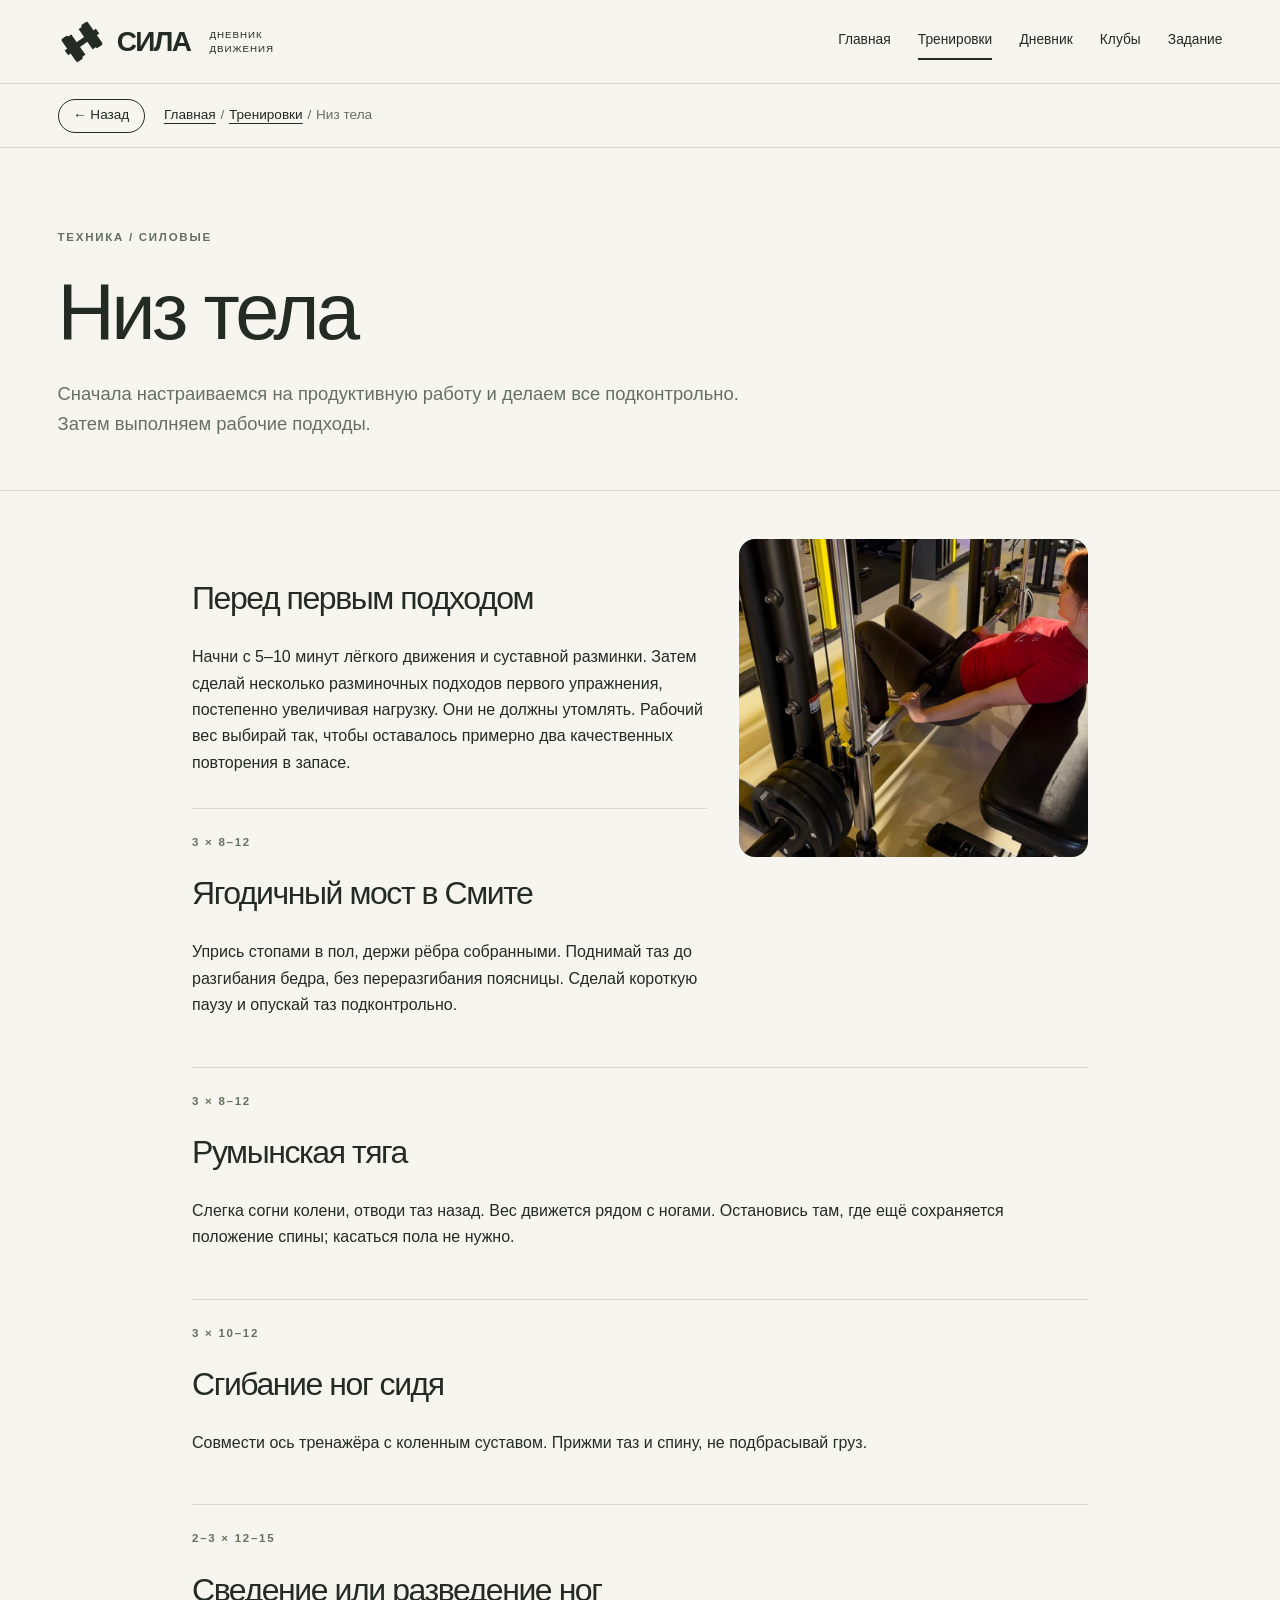
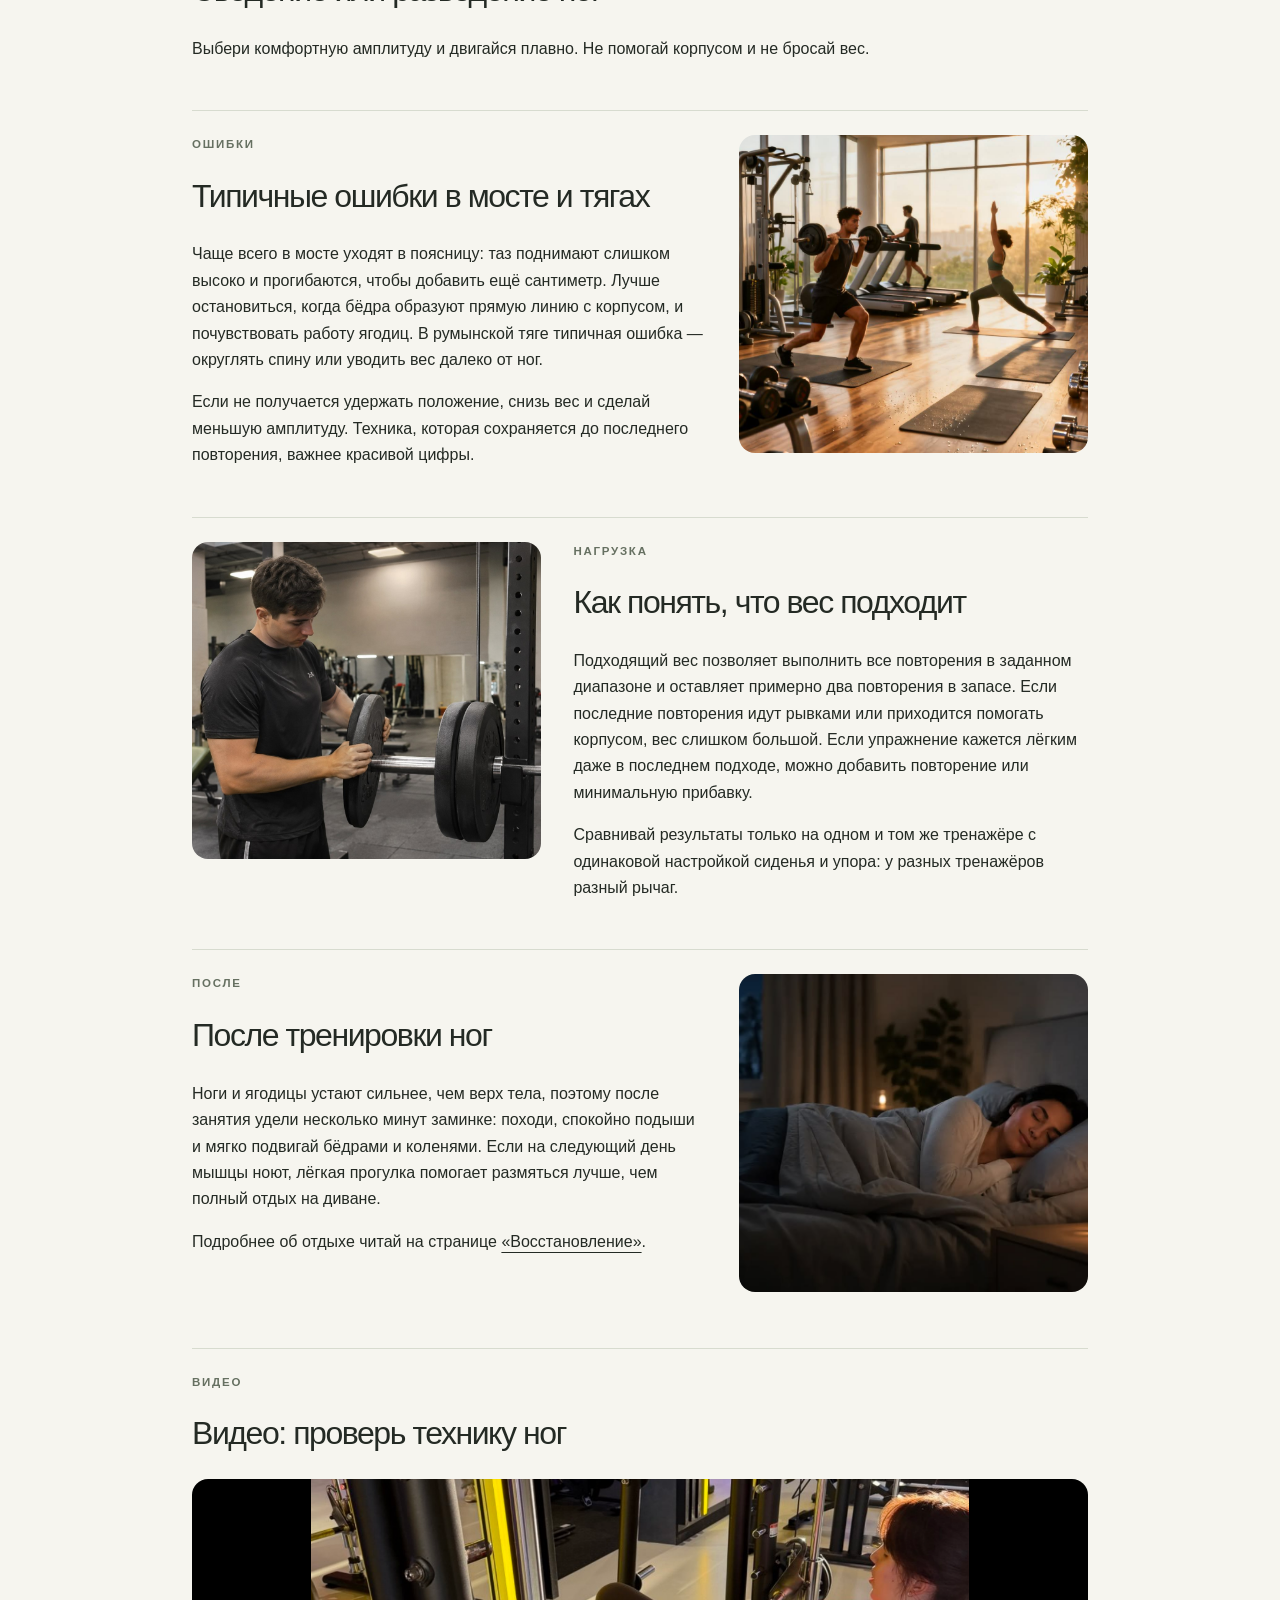
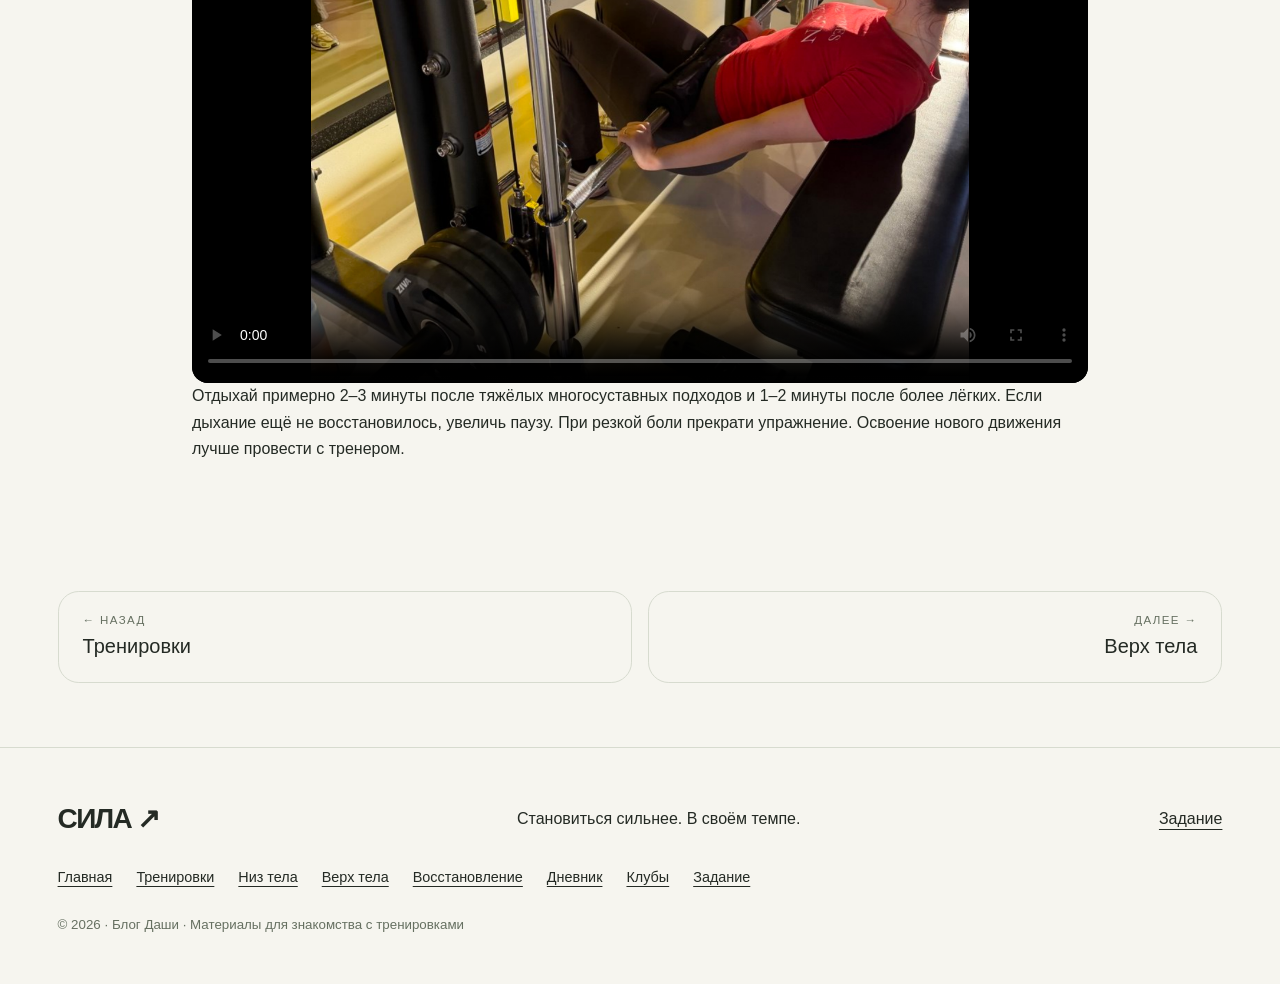
<file: lower.html>
<!DOCTYPE html>
<html lang="ru">
  <head>
    <meta charset="utf-8">
    <meta name="viewport" content="width=device-width,initial-scale=1">
    <meta
      name="description"
      content="СИЛА — блог Даши о силовых тренировках, технике и восстановлении"
    >
    <title>Низ тела — СИЛА</title>
    <link rel="stylesheet" href="style.css">
    <link rel="stylesheet" href="logo.css">
    <script src="app.js" defer></script>
  </head>

  <body id="top">
    

    
    <header class="header">
      <a class="brand" href="index.html">
        <span class="logo" aria-hidden="true"></span>
        СИЛА
        <span class="brand__caption">дневник движения</span>
      </a>
      
      <button class="menu-button" aria-expanded="false" aria-controls="nav">
        Меню ☰
      </button>
      
      <nav id="nav" aria-label="Основная навигация">
        <a href="index.html">Главная</a>
        <a href="workouts.html" aria-current="true">Тренировки</a>
        <a href="diary.html">Дневник</a>
        <a href="clubs.html">Клубы</a>
        <a href="tasks.html">Задание</a>
      </nav>
    </header>

    
    <nav class="crumbs" aria-label="Вы здесь">
      <a class="crumbs__back" href="workouts.html">← Назад</a>
      <ol class="crumbs__list">
        <li><a href="index.html">Главная</a></li>
        <li><a href="workouts.html">Тренировки</a></li>
        <li aria-current="page">Низ тела</li>
      </ol>
    </nav>

    
    <main id="main">
      
      <section class="intro">
        <span class="eyebrow">Техника / силовые</span>
        <h1>Низ тела</h1>
        <p>Сначала настраиваемся на продуктивную работу и делаем все подконтрольно. Затем выполняем рабочие подходы.</p>
      </section>

      
      <section class="article">
        <img
          class="article__image"
          src="assets/lower.jpg"
          alt="Низ тела"
          loading="lazy"
          width="900"
          height="600"
        >
        <h2>Перед первым подходом</h2>
        <p>
          Начни с 5–10 минут лёгкого движения и суставной разминки. Затем сделай
          несколько разминочных подходов первого упражнения, постепенно увеличивая
          нагрузку. Они не должны утомлять. Рабочий вес выбирай так, чтобы оставалось
          примерно два качественных повторения в запасе.
        </p>

        
        <section class="exercise">
          <span class="eyebrow">3 × 8–12</span>
          <h2>Ягодичный мост в Смите</h2>
          <p>
            Упрись стопами в пол, держи рёбра собранными. Поднимай таз до разгибания
            бедра, без переразгибания поясницы. Сделай короткую паузу и опускай таз
            подконтрольно.
          </p>
        </section>

        
        <section class="exercise">
          <span class="eyebrow">3 × 8–12</span>
          <h2>Румынская тяга</h2>
          <p>
            Слегка согни колени, отводи таз назад. Вес движется рядом с ногами.
            Остановись там, где ещё сохраняется положение спины; касаться пола не нужно.
          </p>
        </section>

        
        <section class="exercise">
          <span class="eyebrow">3 × 10–12</span>
          <h2>Сгибание ног сидя</h2>
          <p>
            Совмести ось тренажёра с коленным суставом. Прижми таз и спину, не
            подбрасывай груз.
          </p>
        </section>

        
        <section class="exercise">
          <span class="eyebrow">2–3 × 12–15</span>
          <h2>Сведение или разведение ног</h2>
          <p>
            Выбери комфортную амплитуду и двигайся плавно. Не помогай корпусом и не
            бросай вес.
          </p>
        </section>

        
        <section class="exercise">
          <img
            class="article__image"
            src="assets/training.jpg"
            alt="Силовая тренировка в зале"
            loading="lazy"
            width="900"
            height="600"
          >
          <span class="eyebrow">Ошибки</span>
          <h2>Типичные ошибки в мосте и тягах</h2>
          <p>
            Чаще всего в мосте уходят в поясницу: таз поднимают слишком высоко и
            прогибаются, чтобы добавить ещё сантиметр. Лучше остановиться, когда бёдра
            образуют прямую линию с корпусом, и почувствовать работу ягодиц. В румынской
            тяге типичная ошибка — округлять спину или уводить вес далеко от ног.
          </p>
          <p>
            Если не получается удержать положение, снизь вес и сделай меньшую амплитуду.
            Техника, которая сохраняется до последнего повторения, важнее красивой
            цифры.
          </p>
        </section>

        
        <section class="exercise">
          <img
            class="article__image article__image--left"
            src="assets/weights.jpg"
            alt="Гантели и блины"
            loading="lazy"
            width="900"
            height="600"
          >
          <span class="eyebrow">Нагрузка</span>
          <h2>Как понять, что вес подходит</h2>
          <p>
            Подходящий вес позволяет выполнить все повторения в заданном диапазоне и
            оставляет примерно два повторения в запасе. Если последние повторения идут
            рывками или приходится помогать корпусом, вес слишком большой. Если
            упражнение кажется лёгким даже в последнем подходе, можно добавить
            повторение или минимальную прибавку.
          </p>
          <p>
            Сравнивай результаты только на одном и том же тренажёре с одинаковой
            настройкой сиденья и упора: у разных тренажёров разный рычаг.
          </p>
        </section>

        
        <section class="exercise">
          <img
            class="article__image"
            src="assets/recovery.jpg"
            alt="Спокойное восстановление после тренировки"
            loading="lazy"
            width="900"
            height="600"
          >
          <span class="eyebrow">После</span>
          <h2>После тренировки ног</h2>
          <p>
            Ноги и ягодицы устают сильнее, чем верх тела, поэтому после занятия удели
            несколько минут заминке: походи, спокойно подыши и мягко подвигай бёдрами и
            коленями. Если на следующий день мышцы ноют, лёгкая прогулка помогает
            размяться лучше, чем полный отдых на диване.
          </p>
          <p>
            Подробнее об отдыхе читай на странице
            <a href="recovery.html">«Восстановление»</a>.
          </p>
        </section>

        
        <section class="exercise">
          <span class="eyebrow">Видео</span>
          <h2>Видео: проверь технику ног</h2>
          <figure class="video">
            <video
              class="video__player"
              controls
              preload="metadata"
              poster="assets/lower.jpg"
            >
              <source src="media/lower.mp4" type="video/mp4">Ваш браузер не поддерживает
              видео.
            </video>
          </figure>
          
        </section>
        <p>
          Отдыхай примерно 2–3 минуты после тяжёлых многосуставных подходов и 1–2 минуты
          после более лёгких. Если дыхание ещё не восстановилось, увеличь паузу. При
          резкой боли прекрати упражнение. Освоение нового движения лучше провести с
          тренером.
        </p>
      </section>

      
      <nav class="pager" aria-label="Соседние страницы">
        <a class="pager__link" href="workouts.html">
          <span>← Назад</span>
          <b>Тренировки</b>
        </a>
        <a class="pager__link pager__link--next" href="upper.html">
          <span>Далее →</span>
          <b>Верх тела</b>
        </a>
      </nav>
    </main>

    
    <footer>
      <a class="brand" href="index.html">СИЛА ↗</a>
      <p>Становиться сильнее. В своём темпе.</p>
      <a href="tasks.html">Задание</a>
      
      <nav class="sitemap" aria-label="Карта сайта">
        <a href="index.html">Главная</a>
        <a href="workouts.html">Тренировки</a>
        <a href="lower.html">Низ тела</a>
        <a href="upper.html">Верх тела</a>
        <a href="recovery.html">Восстановление</a>
        <a href="diary.html">Дневник</a>
        <a href="clubs.html">Клубы</a>
        <a href="tasks.html">Задание</a>
      </nav>
      <small>© 2026 · Блог Даши · Материалы для знакомства с тренировками</small>
    </footer>

    
    <a class="to-top" href="#top" aria-label="Наверх">↑</a>
  </body>
</html>
</file>
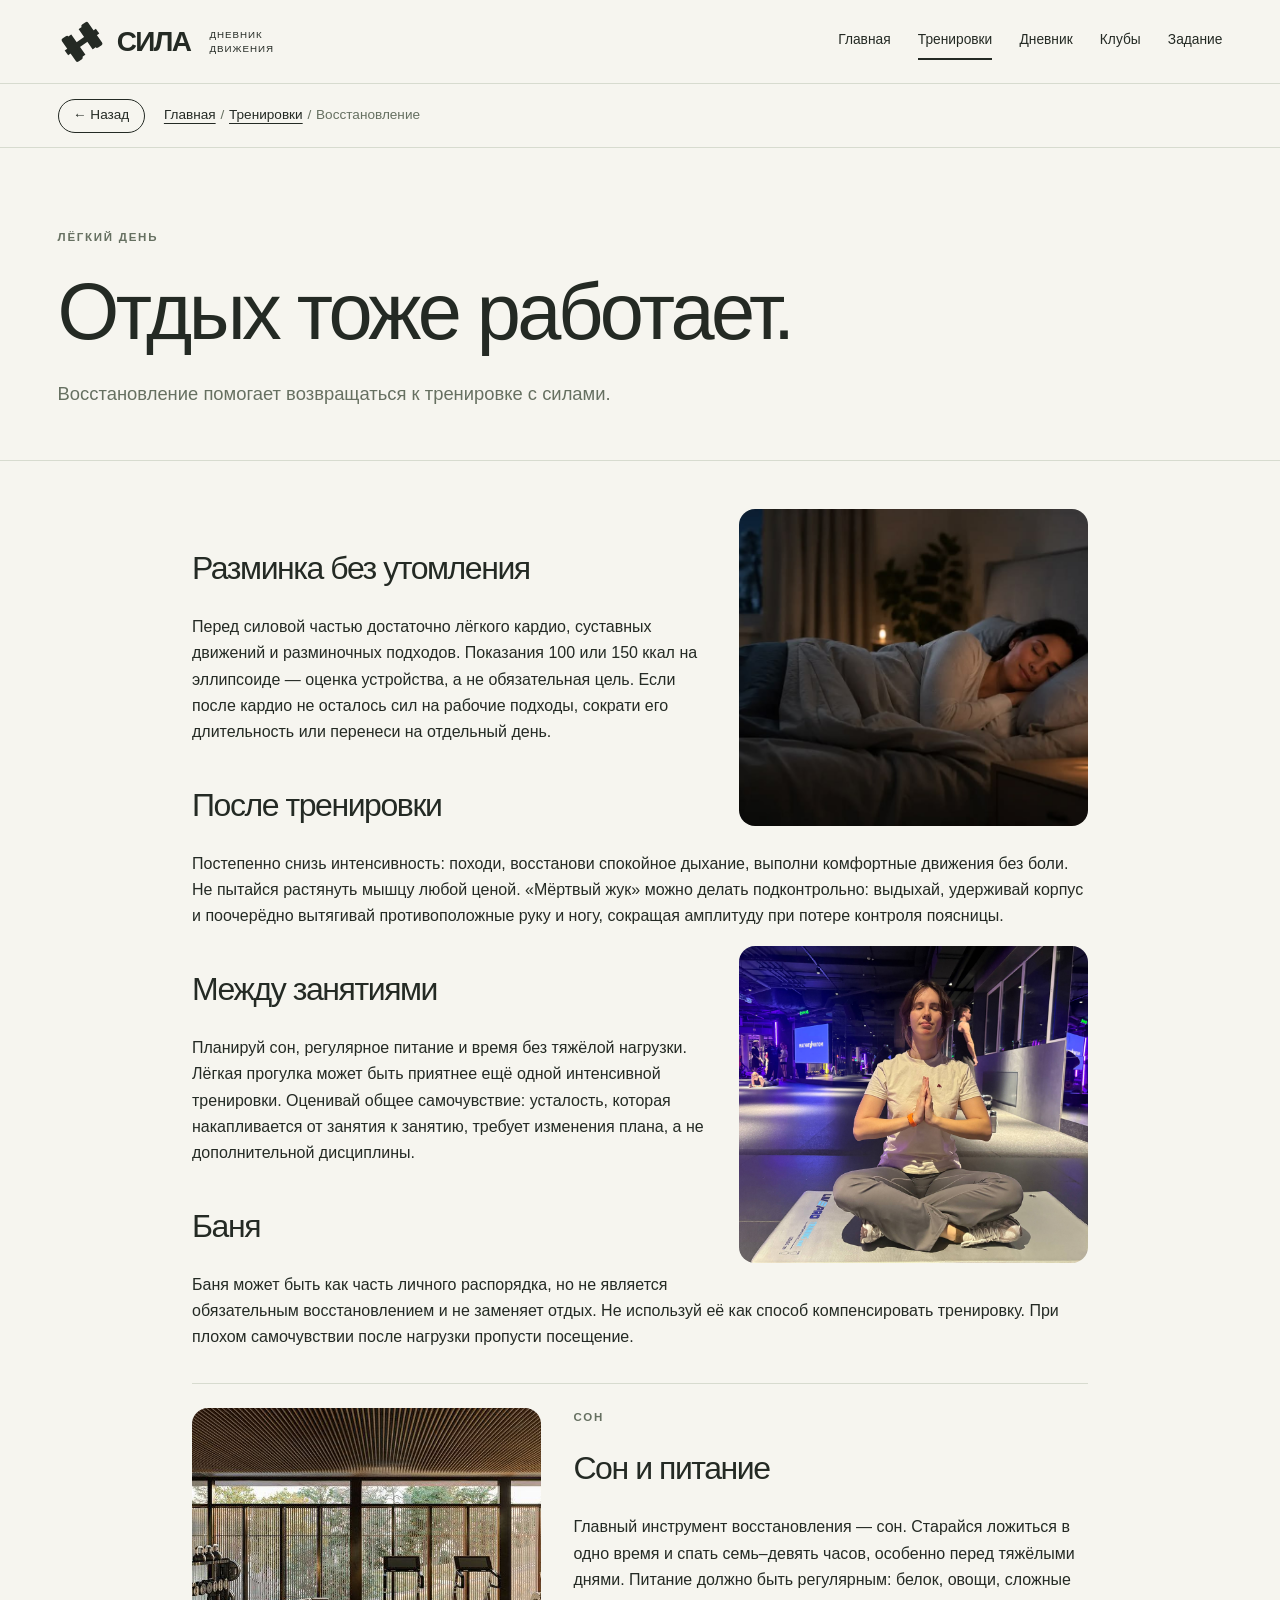
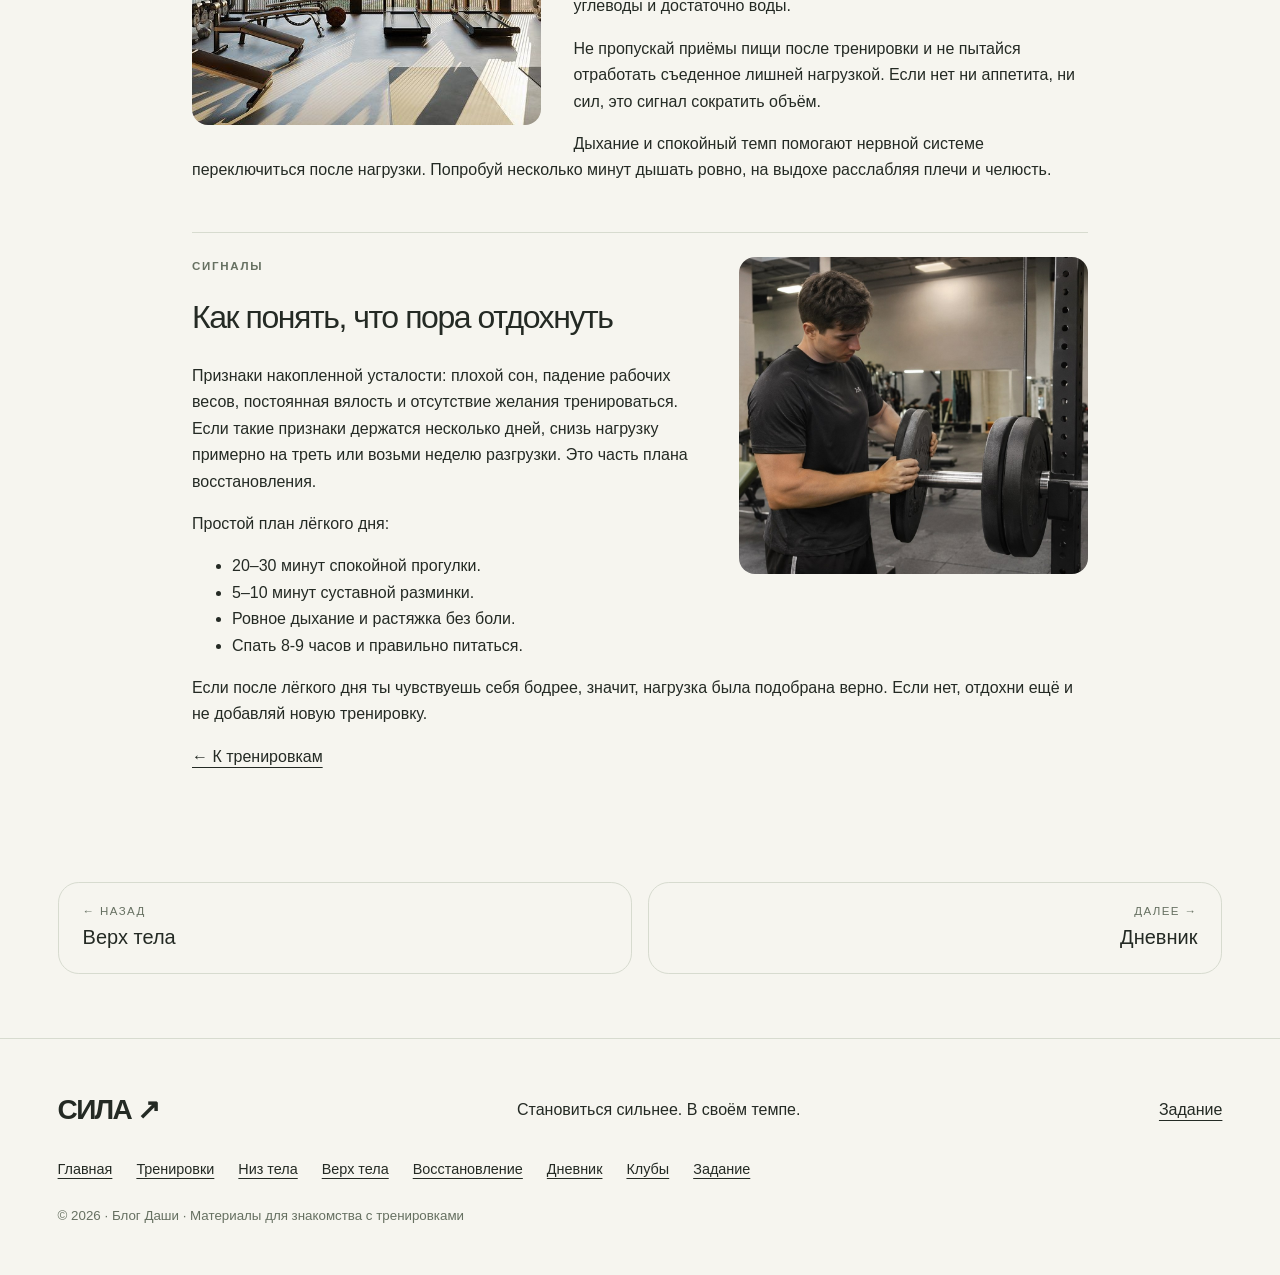
<file: recovery.html>
<!DOCTYPE html>
<html lang="ru">
  <head>
    <meta charset="utf-8">
    <meta name="viewport" content="width=device-width,initial-scale=1">
    <meta
      name="description"
      content="СИЛА — блог Даши о силовых тренировках, технике и восстановлении"
    >
    <title>Восстановление — СИЛА</title>
    <link rel="stylesheet" href="style.css">
    <link rel="stylesheet" href="logo.css">
    <script src="app.js" defer></script>
  </head>

  <body id="top">
    

    
    <header class="header">
      <a class="brand" href="index.html">
        <span class="logo" aria-hidden="true"></span>
        СИЛА
        <span class="brand__caption">дневник движения</span>
      </a>
      
      <button class="menu-button" aria-expanded="false" aria-controls="nav">
        Меню ☰
      </button>
      
      <nav id="nav" aria-label="Основная навигация">
        <a href="index.html">Главная</a>
        <a href="workouts.html" aria-current="true">Тренировки</a>
        <a href="diary.html">Дневник</a>
        <a href="clubs.html">Клубы</a>
        <a href="tasks.html">Задание</a>
      </nav>
    </header>

    
    <nav class="crumbs" aria-label="Вы здесь">
      <a class="crumbs__back" href="workouts.html">← Назад</a>
      <ol class="crumbs__list">
        <li><a href="index.html">Главная</a></li>
        <li><a href="workouts.html">Тренировки</a></li>
        <li aria-current="page">Восстановление</li>
      </ol>
    </nav>

    
    <main id="main">
      
      <section class="intro">
        <span class="eyebrow">Лёгкий день</span>
        <h1>Отдых тоже работает.</h1>
        <p>Восстановление помогает возвращаться к тренировке с силами.</p>
      </section>

      
      <article class="article">
        <img
          class="article__image"
          src="assets/recovery.jpg"
          alt="Спокойная активность и восстановление"
          loading="lazy"
          width="900"
          height="600"
        >
        <h2>Разминка без утомления</h2>
        <p>
          Перед силовой частью достаточно лёгкого кардио, суставных движений и
          разминочных подходов. Показания 100 или 150 ккал на эллипсоиде — оценка
          устройства, а не обязательная цель. Если после кардио не осталось сил на
          рабочие подходы, сократи его длительность или перенеси на отдельный день.
        </p>
        <h2>После тренировки</h2>
        <p>
          Постепенно снизь интенсивность: походи, восстанови спокойное дыхание, выполни
          комфортные движения без боли. Не пытайся растянуть мышцу любой ценой. «Мёртвый
          жук» можно делать подконтрольно: выдыхай, удерживай корпус и поочерёдно
          вытягивай противоположные руку и ногу, сокращая амплитуду при потере контроля
          поясницы.
        </p>
        <img
          class="article__image"
          src="assets/walk.jpg"
          alt="Прогулка как вариант лёгкой активности"
          loading="lazy"
          width="900"
          height="600"
        >
        <h2>Между занятиями</h2>
        <p>
          Планируй сон, регулярное питание и время без тяжёлой нагрузки. Лёгкая прогулка
          может быть приятнее ещё одной интенсивной тренировки. Оценивай общее
          самочувствие: усталость, которая накапливается от занятия к занятию, требует
          изменения плана, а не дополнительной дисциплины.
        </p>
        <h2>Баня</h2>
        <p>
          Баня может быть как часть личного распорядка, но не является обязательным
          восстановлением и не заменяет отдых. Не используй её как способ компенсировать
          тренировку. При плохом самочувствии после нагрузки пропусти
          посещение.
        </p>

        
        <section class="exercise">
          <img
            class="article__image article__image--left"
            src="assets/gym.jpg"
            alt="Тренажёрный зал"
            loading="lazy"
            width="900"
            height="600"
          >
          <span class="eyebrow">Сон</span>
          <h2>Сон и питание</h2>
          <p>
            Главный инструмент восстановления — сон. Старайся ложиться в одно время и
            спать семь–девять часов, особенно перед тяжёлыми днями. Питание должно быть
            регулярным: белок, овощи, сложные углеводы и достаточно воды.
          </p>
          <p>
            Не пропускай приёмы пищи после тренировки и не пытайся отработать
            съеденное лишней нагрузкой. Если нет ни аппетита, ни сил, это сигнал
            сократить объём.
          </p>
          <p>
            Дыхание и спокойный темп помогают нервной системе переключиться после
            нагрузки. Попробуй несколько минут дышать ровно, на выдохе расслабляя плечи
            и челюсть.
          </p>
        </section>

        
        <section class="exercise">
          <img
            class="article__image"
            src="assets/weights.jpg"
            alt="Гантели и блины"
            loading="lazy"
            width="900"
            height="600"
          >
          <span class="eyebrow">Сигналы</span>
          <h2>Как понять, что пора отдохнуть</h2>
          <p>
            Признаки накопленной усталости: плохой сон, падение рабочих весов,
            постоянная вялость и отсутствие желания тренироваться. Если такие признаки
            держатся несколько дней, снизь нагрузку примерно на треть или возьми неделю
            разгрузки. Это часть плана восстановления.
          </p>
          <p>Простой план лёгкого дня:</p>
          <ul>
            <li>20–30 минут спокойной прогулки.</li>
            <li>5–10 минут суставной разминки.</li>
            <li>Ровное дыхание и растяжка без боли.</li>
            <li>Спать 8-9 часов и правильно питаться.</li>
          </ul>
          <p>
            Если после лёгкого дня ты чувствуешь себя бодрее, значит, нагрузка была
            подобрана верно. Если нет, отдохни ещё и не добавляй новую тренировку.
          </p>
        </section>
        <a href="workouts.html">← К тренировкам</a>
      </article>

      
      <nav class="pager" aria-label="Соседние страницы">
        <a class="pager__link" href="upper.html">
          <span>← Назад</span>
          <b>Верх тела</b>
        </a>
        <a class="pager__link pager__link--next" href="diary.html">
          <span>Далее →</span>
          <b>Дневник</b>
        </a>
      </nav>
    </main>

    
    <footer>
      <a class="brand" href="index.html">СИЛА ↗</a>
      <p>Становиться сильнее. В своём темпе.</p>
      <a href="tasks.html">Задание</a>
      
      <nav class="sitemap" aria-label="Карта сайта">
        <a href="index.html">Главная</a>
        <a href="workouts.html">Тренировки</a>
        <a href="lower.html">Низ тела</a>
        <a href="upper.html">Верх тела</a>
        <a href="recovery.html">Восстановление</a>
        <a href="diary.html">Дневник</a>
        <a href="clubs.html">Клубы</a>
        <a href="tasks.html">Задание</a>
      </nav>
      <small>© 2026 · Блог Даши · Материалы для знакомства с тренировками</small>
    </footer>

    
    <a class="to-top" href="#top" aria-label="Наверх">↑</a>
  </body>
</html>
</file>
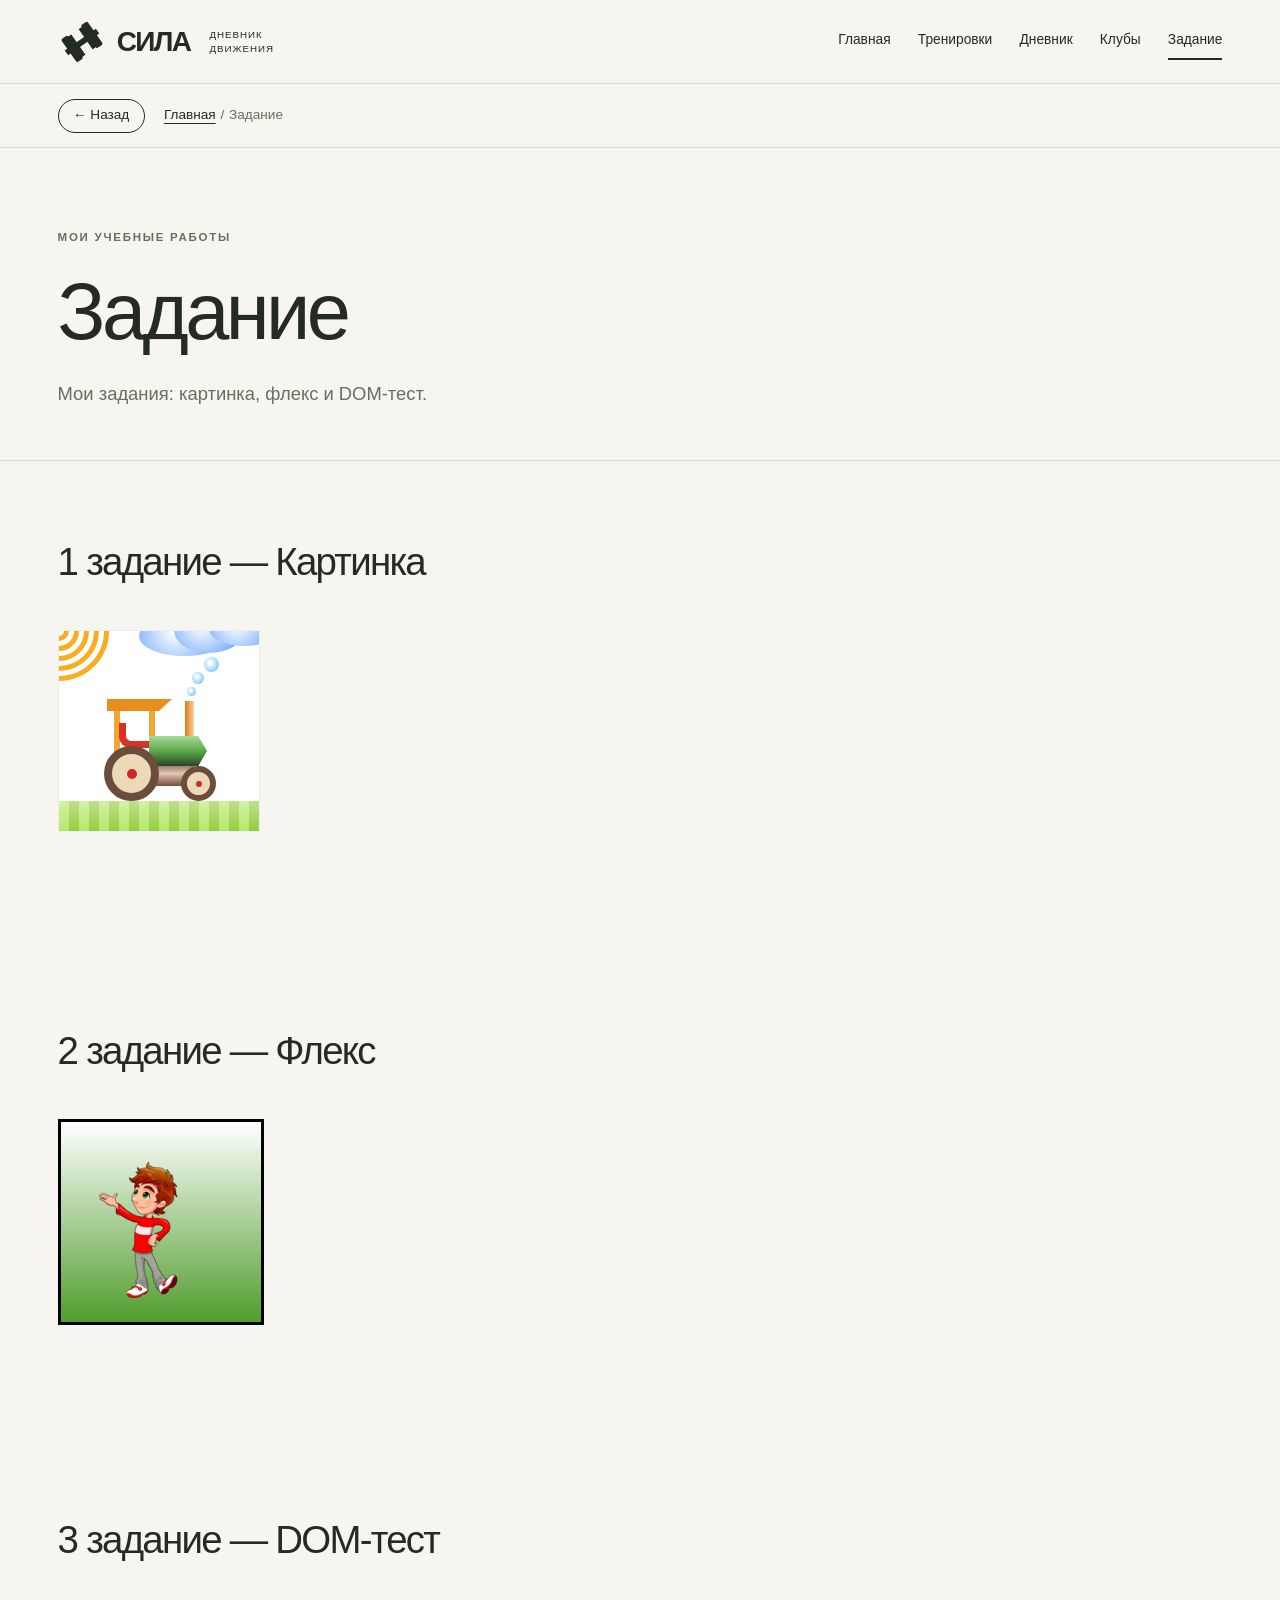
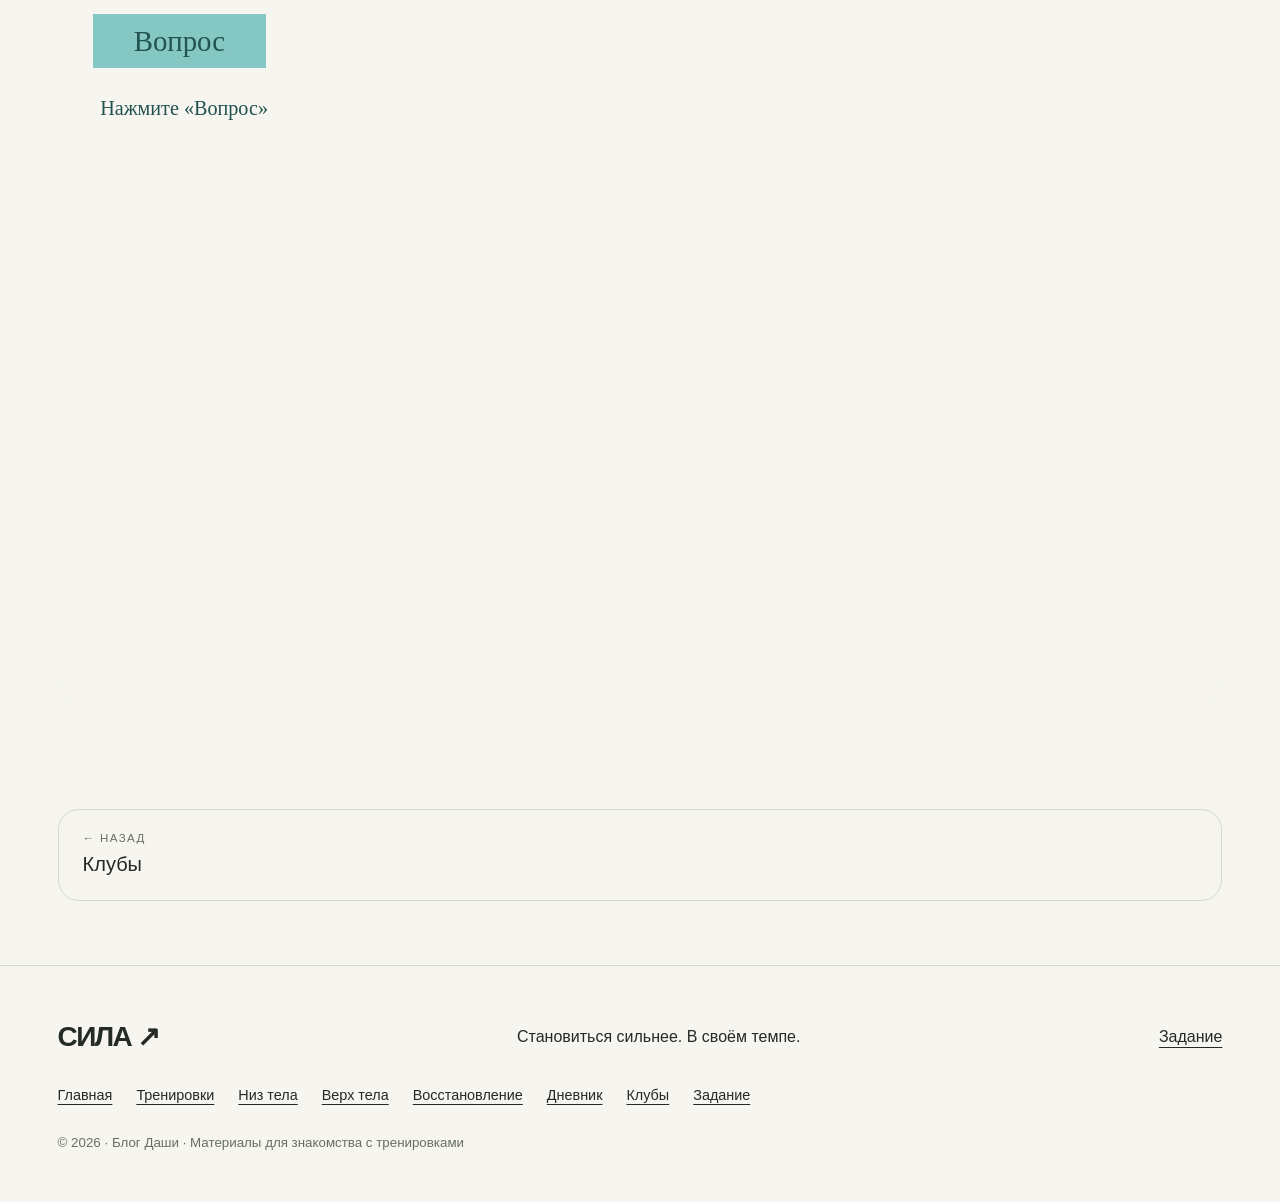
<file: tasks.html>
<!DOCTYPE html>
<html lang="ru">
  <head>
    <meta charset="utf-8">
    <meta name="viewport" content="width=device-width,initial-scale=1">
    <meta
      name="description"
      content="СИЛА — блог Даши о силовых тренировках, технике и восстановлении"
    >
    <title>Задание — СИЛА</title>
    <link rel="stylesheet" href="style.css">
    <link rel="stylesheet" href="logo.css">
    <link rel="stylesheet" href="tasks.css">
    <script src="app.js" defer></script>
  </head>

  <body id="top">
    

    
    <header class="header">
      <a class="brand" href="index.html">
        <span class="logo" aria-hidden="true"></span>
        СИЛА
        <span class="brand__caption">дневник движения</span>
      </a>
      
      <button class="menu-button" aria-expanded="false" aria-controls="nav">
        Меню ☰
      </button>
      
      <nav id="nav" aria-label="Основная навигация">
        <a href="index.html">Главная</a>
        <a href="workouts.html">Тренировки</a>
        <a href="diary.html">Дневник</a>
        <a href="clubs.html">Клубы</a>
        <a href="tasks.html" aria-current="page">Задание</a>
      </nav>
    </header>

    
    <nav class="crumbs" aria-label="Вы здесь">
      <a class="crumbs__back" href="index.html">← Назад</a>
      <ol class="crumbs__list">
        <li><a href="index.html">Главная</a></li>
        <li aria-current="page">Задание</li>
      </ol>
    </nav>

    
    <main id="main">
      <section class="intro">
        <span class="eyebrow">Мои учебные работы</span>
        <h1>Задание</h1>
        <p>Мои задания: картинка, флекс и DOM-тест.</p>
      </section>

      <section class="section" aria-labelledby="picture-title">
        <h2 id="picture-title">1 задание — Картинка</h2>
        <iframe
          class="assignment-frame assignment-frame--drawing"
          src="tasks/picture/embed.html"
          title="1 задание — Картинка"
          loading="lazy"
        ></iframe>
      </section>

      <section class="section" aria-labelledby="flex-title">
        <h2 id="flex-title">2 задание — Флекс</h2>
        <iframe
          class="assignment-frame assignment-frame--drawing"
          src="tasks/flex/embed.html"
          title="2 задание — Флекс"
          loading="lazy"
        ></iframe>
      </section>

      <section class="section" aria-labelledby="dom-test-title">
        <h2 id="dom-test-title">3 задание — DOM-тест</h2>
        <iframe
          class="assignment-frame"
          src="tasks/dom-test/embed.html"
          title="3 задание — DOM-тест"
          loading="lazy"
        ></iframe>
      </section>

      
      <nav class="pager" aria-label="Соседние страницы">
        <a class="pager__link" href="clubs.html">
          <span>← Назад</span>
          <b>Клубы</b>
        </a>
      </nav>
    </main>

    
    <footer>
      <a class="brand" href="index.html">СИЛА ↗</a>
      <p>Становиться сильнее. В своём темпе.</p>
      <a href="tasks.html">Задание</a>
      
      <nav class="sitemap" aria-label="Карта сайта">
        <a href="index.html">Главная</a>
        <a href="workouts.html">Тренировки</a>
        <a href="lower.html">Низ тела</a>
        <a href="upper.html">Верх тела</a>
        <a href="recovery.html">Восстановление</a>
        <a href="diary.html">Дневник</a>
        <a href="clubs.html">Клубы</a>
        <a href="tasks.html">Задание</a>
      </nav>
      <small>© 2026 · Блог Даши · Материалы для знакомства с тренировками</small>
    </footer>

    
    <a class="to-top" href="#top" aria-label="Наверх">↑</a>
  </body>
</html>
</file>
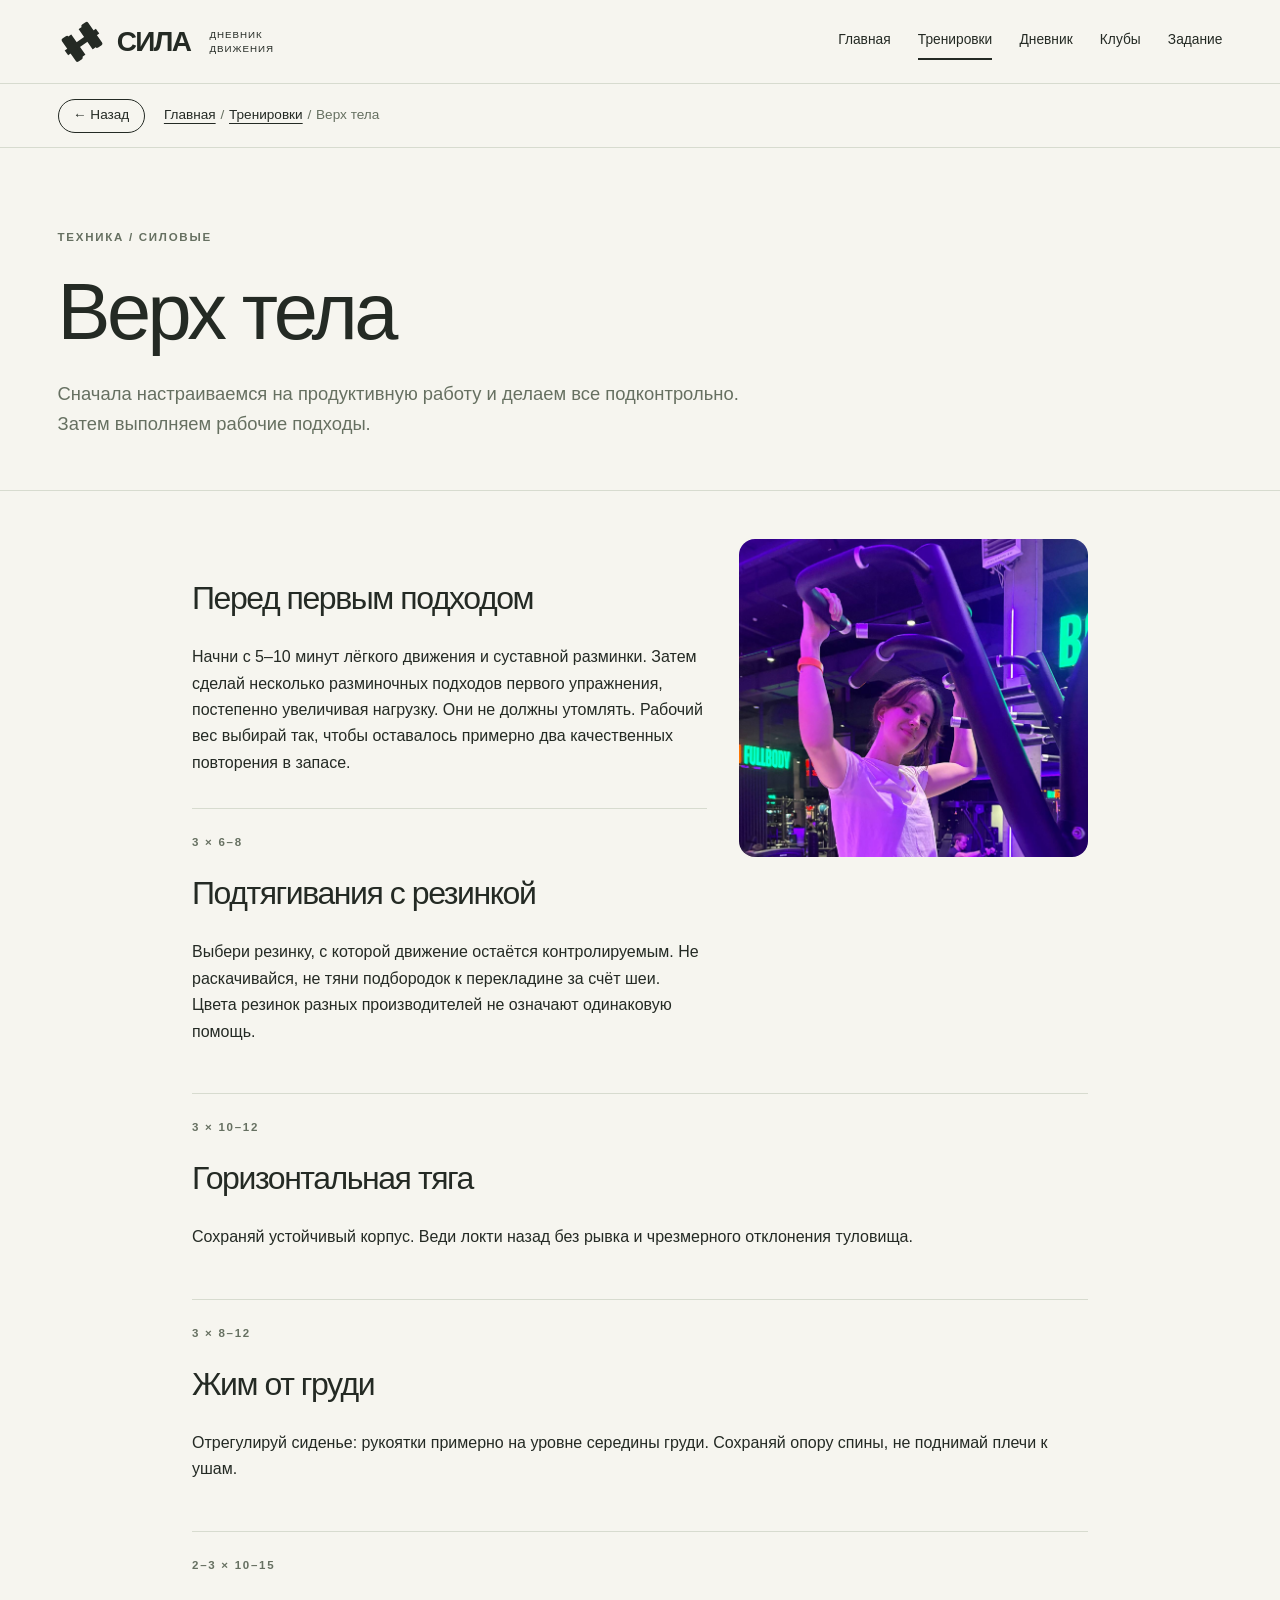
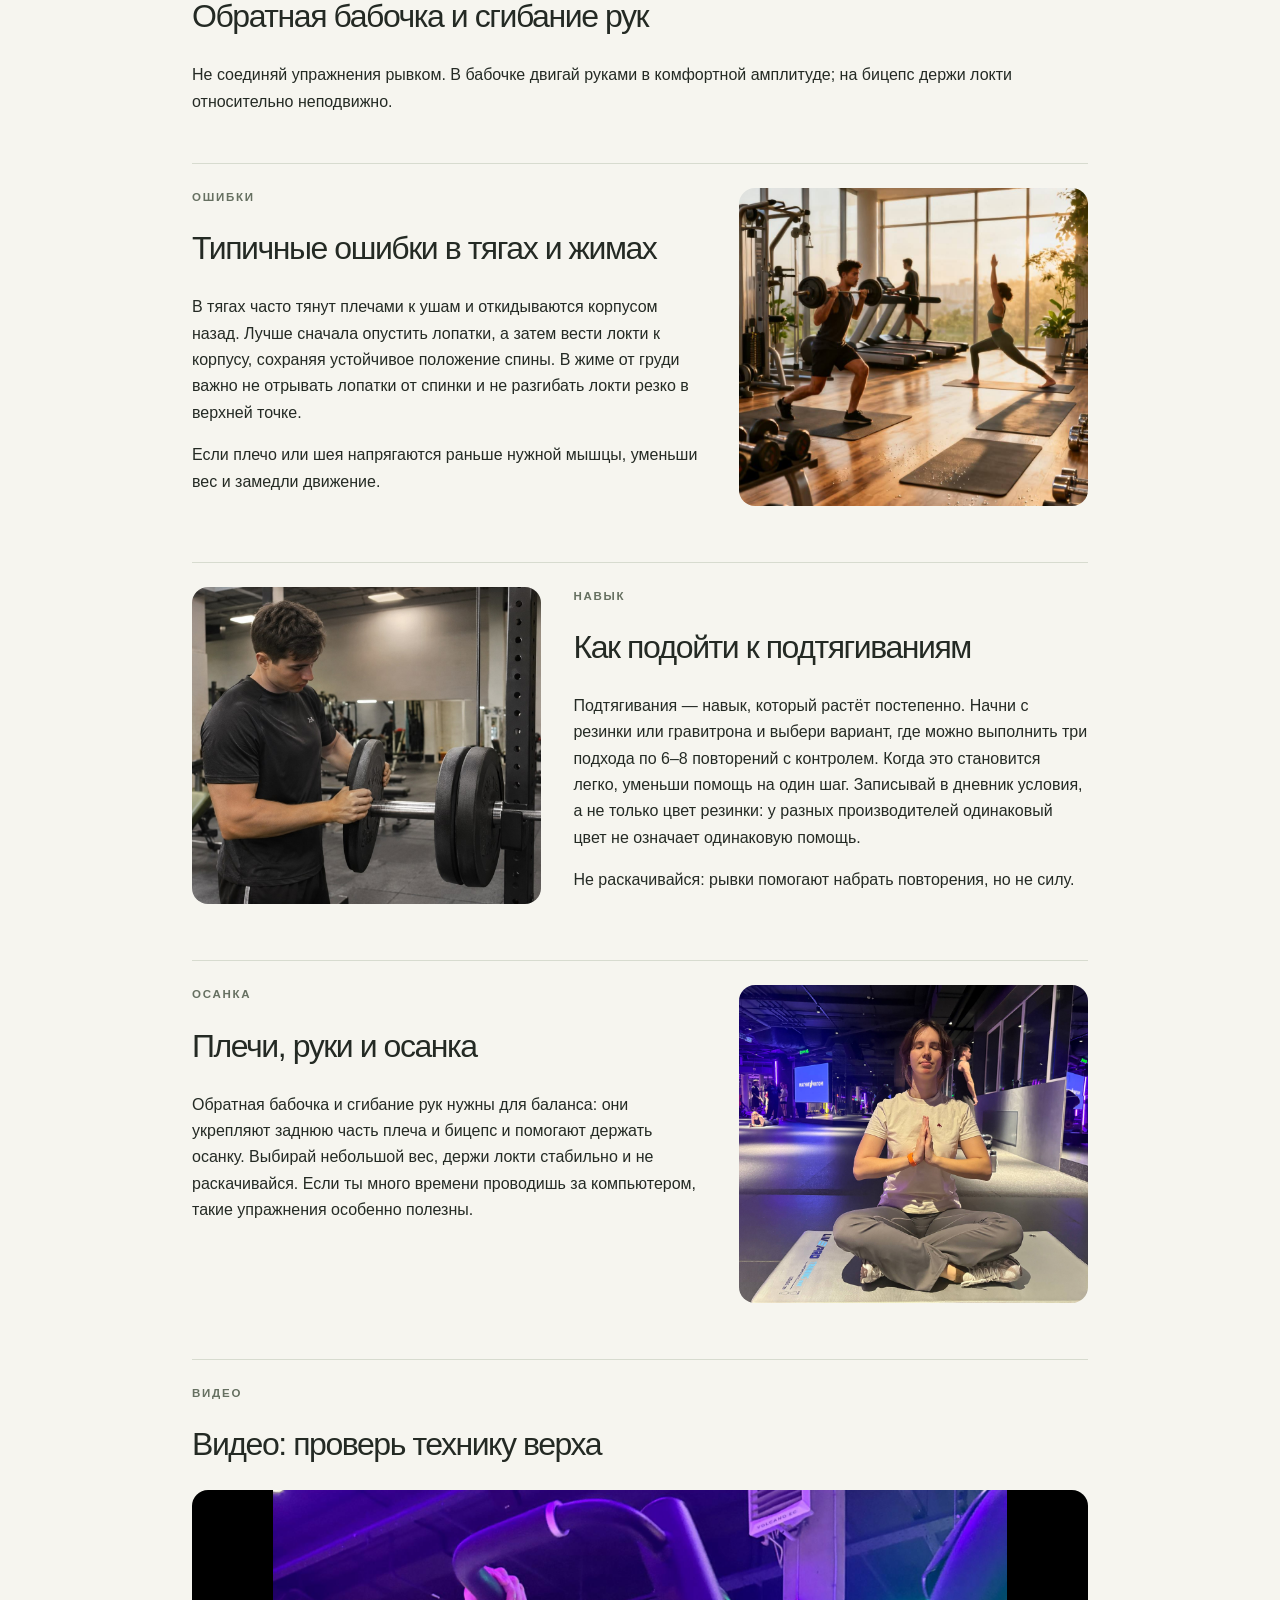
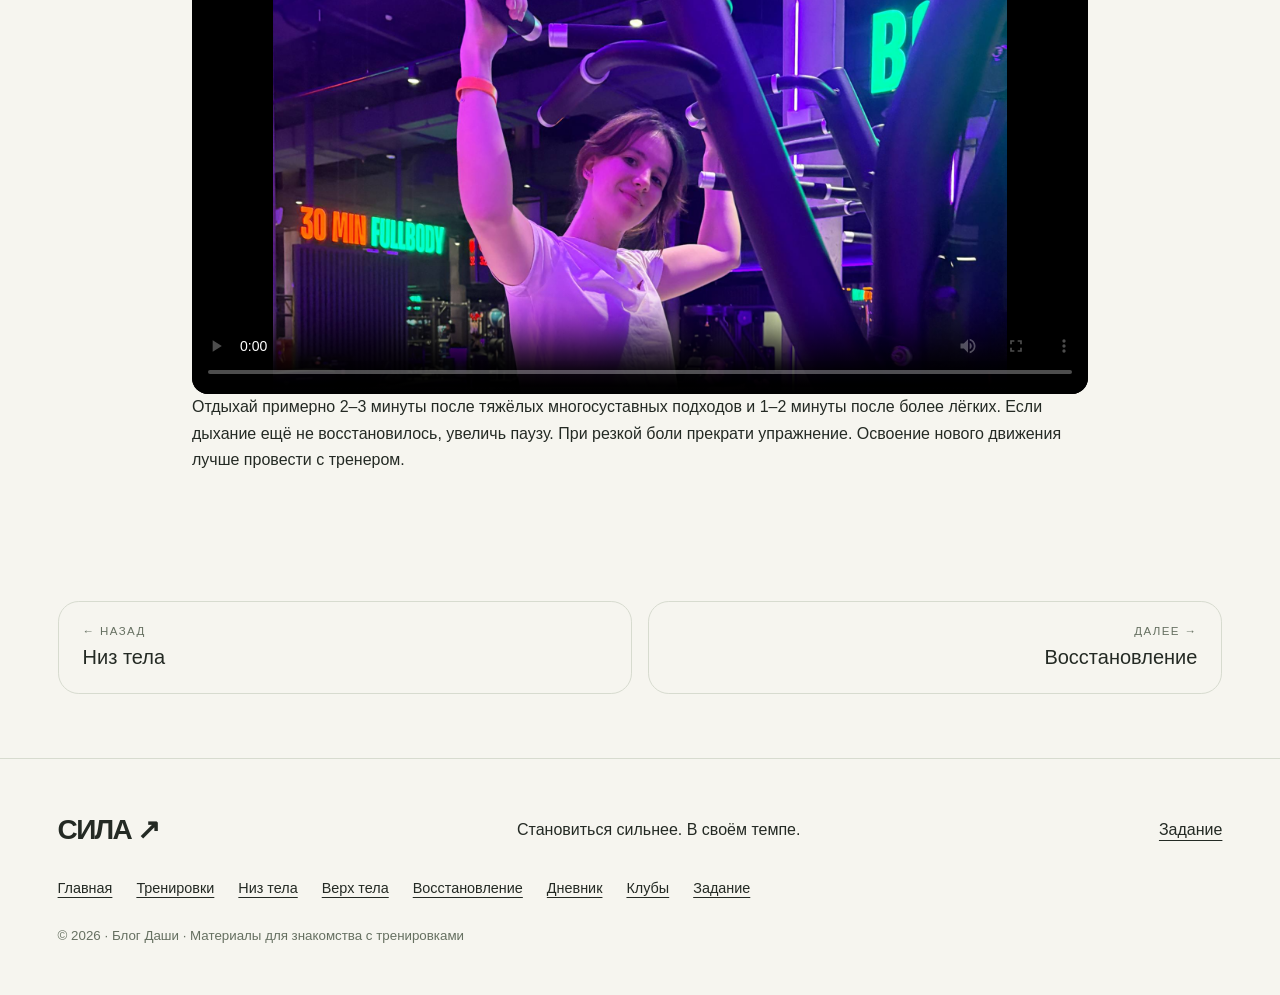
<file: upper.html>
<!DOCTYPE html>
<html lang="ru">
  <head>
    <meta charset="utf-8">
    <meta name="viewport" content="width=device-width,initial-scale=1">
    <meta
      name="description"
      content="СИЛА — блог Даши о силовых тренировках, технике и восстановлении"
    >
    <title>Верх тела — СИЛА</title>
    <link rel="stylesheet" href="style.css">
    <link rel="stylesheet" href="logo.css">
    <script src="app.js" defer></script>
  </head>

  <body id="top">
    

    
    <header class="header">
      <a class="brand" href="index.html">
        <span class="logo" aria-hidden="true"></span>
        СИЛА
        <span class="brand__caption">дневник движения</span>
      </a>
      
      <button class="menu-button" aria-expanded="false" aria-controls="nav">
        Меню ☰
      </button>
      
      <nav id="nav" aria-label="Основная навигация">
        <a href="index.html">Главная</a>
        <a href="workouts.html" aria-current="true">Тренировки</a>
        <a href="diary.html">Дневник</a>
        <a href="clubs.html">Клубы</a>
        <a href="tasks.html">Задание</a>
      </nav>
    </header>

    
    <nav class="crumbs" aria-label="Вы здесь">
      <a class="crumbs__back" href="workouts.html">← Назад</a>
      <ol class="crumbs__list">
        <li><a href="index.html">Главная</a></li>
        <li><a href="workouts.html">Тренировки</a></li>
        <li aria-current="page">Верх тела</li>
      </ol>
    </nav>

    
    <main id="main">
      
      <section class="intro">
        <span class="eyebrow">Техника / силовые</span>
        <h1>Верх тела</h1>
        <p>Сначала настраиваемся на продуктивную работу и делаем все подконтрольно. Затем выполняем рабочие подходы.</p>
      </section>

      
      <section class="article">
        <img
          class="article__image"
          src="assets/upper.jpg"
          alt="Верх тела"
          loading="lazy"
          width="900"
          height="600"
        >
        <h2>Перед первым подходом</h2>
        <p>
          Начни с 5–10 минут лёгкого движения и суставной разминки. Затем сделай
          несколько разминочных подходов первого упражнения, постепенно увеличивая
          нагрузку. Они не должны утомлять. Рабочий вес выбирай так, чтобы оставалось
          примерно два качественных повторения в запасе.
        </p>

        
        <section class="exercise">
          <span class="eyebrow">3 × 6–8</span>
          <h2>Подтягивания с резинкой</h2>
          <p>
            Выбери резинку, с которой движение остаётся контролируемым. Не раскачивайся,
            не тяни подбородок к перекладине за счёт шеи. Цвета резинок разных
            производителей не означают одинаковую помощь.
          </p>
        </section>

        
        <section class="exercise">
          <span class="eyebrow">3 × 10–12</span>
          <h2>Горизонтальная тяга</h2>
          <p>
            Сохраняй устойчивый корпус. Веди локти назад без рывка и чрезмерного
            отклонения туловища.
          </p>
        </section>

        
        <section class="exercise">
          <span class="eyebrow">3 × 8–12</span>
          <h2>Жим от груди</h2>
          <p>
            Отрегулируй сиденье: рукоятки примерно на уровне середины груди. Сохраняй
            опору спины, не поднимай плечи к ушам.
          </p>
        </section>

        
        <section class="exercise">
          <span class="eyebrow">2–3 × 10–15</span>
          <h2>Обратная бабочка и сгибание рук</h2>
          <p>
            Не соединяй упражнения рывком. В бабочке двигай руками в комфортной
            амплитуде; на бицепс держи локти относительно неподвижно.
          </p>
        </section>

        
        <section class="exercise">
          <img
            class="article__image"
            src="assets/training.jpg"
            alt="Силовая тренировка в зале"
            loading="lazy"
            width="900"
            height="600"
          >
          <span class="eyebrow">Ошибки</span>
          <h2>Типичные ошибки в тягах и жимах</h2>
          <p>
            В тягах часто тянут плечами к ушам и откидываются корпусом назад. Лучше
            сначала опустить лопатки, а затем вести локти к корпусу, сохраняя устойчивое
            положение спины. В жиме от груди важно не отрывать лопатки от спинки и не
            разгибать локти резко в верхней точке.
          </p>
          <p>
            Если плечо или шея напрягаются раньше нужной мышцы, уменьши вес и замедли
            движение.
          </p>
        </section>

        
        <section class="exercise">
          <img
            class="article__image article__image--left"
            src="assets/weights.jpg"
            alt="Гантели и блины"
            loading="lazy"
            width="900"
            height="600"
          >
          <span class="eyebrow">Навык</span>
          <h2>Как подойти к подтягиваниям</h2>
          <p>
            Подтягивания — навык, который растёт постепенно. Начни с резинки или
            гравитрона и выбери вариант, где можно выполнить три подхода по 6–8
            повторений с контролем. Когда это становится легко, уменьши помощь на один
            шаг. Записывай в дневник условия, а не только цвет резинки: у разных
            производителей одинаковый цвет не означает одинаковую помощь.
          </p>
          <p>Не раскачивайся: рывки помогают набрать повторения, но не силу.</p>
        </section>

        
        <section class="exercise">
          <img
            class="article__image"
            src="assets/walk.jpg"
            alt="Спокойная прогулка после тренировки"
            loading="lazy"
            width="900"
            height="600"
          >
          <span class="eyebrow">Осанка</span>
          <h2>Плечи, руки и осанка</h2>
          <p>
            Обратная бабочка и сгибание рук нужны для баланса: они укрепляют заднюю
            часть плеча и бицепс и помогают держать осанку. Выбирай небольшой вес, держи
            локти стабильно и не раскачивайся. Если ты много времени проводишь за
            компьютером, такие упражнения особенно полезны.
          </p>
        </section>

        
        <section class="exercise">
          <span class="eyebrow">Видео</span>
          <h2>Видео: проверь технику верха</h2>
          <figure class="video">
            <video
              class="video__player"
              controls
              preload="metadata"
              poster="assets/upper.jpg"
            >
              <source src="media/upper.mp4" type="video/mp4">Ваш браузер не поддерживает
              видео.
            </video>
          </figure>
          
        </section>
        <p>
          Отдыхай примерно 2–3 минуты после тяжёлых многосуставных подходов и 1–2 минуты
          после более лёгких. Если дыхание ещё не восстановилось, увеличь паузу. При
          резкой боли прекрати упражнение. Освоение нового движения лучше провести с
          тренером.
        </p>
      </section>

      
      <nav class="pager" aria-label="Соседние страницы">
        <a class="pager__link" href="lower.html">
          <span>← Назад</span>
          <b>Низ тела</b>
        </a>
        <a class="pager__link pager__link--next" href="recovery.html">
          <span>Далее →</span>
          <b>Восстановление</b>
        </a>
      </nav>
    </main>

    
    <footer>
      <a class="brand" href="index.html">СИЛА ↗</a>
      <p>Становиться сильнее. В своём темпе.</p>
      <a href="tasks.html">Задание</a>
      
      <nav class="sitemap" aria-label="Карта сайта">
        <a href="index.html">Главная</a>
        <a href="workouts.html">Тренировки</a>
        <a href="lower.html">Низ тела</a>
        <a href="upper.html">Верх тела</a>
        <a href="recovery.html">Восстановление</a>
        <a href="diary.html">Дневник</a>
        <a href="clubs.html">Клубы</a>
        <a href="tasks.html">Задание</a>
      </nav>
      <small>© 2026 · Блог Даши · Материалы для знакомства с тренировками</small>
    </footer>

    
    <a class="to-top" href="#top" aria-label="Наверх">↑</a>
  </body>
</html>
</file>
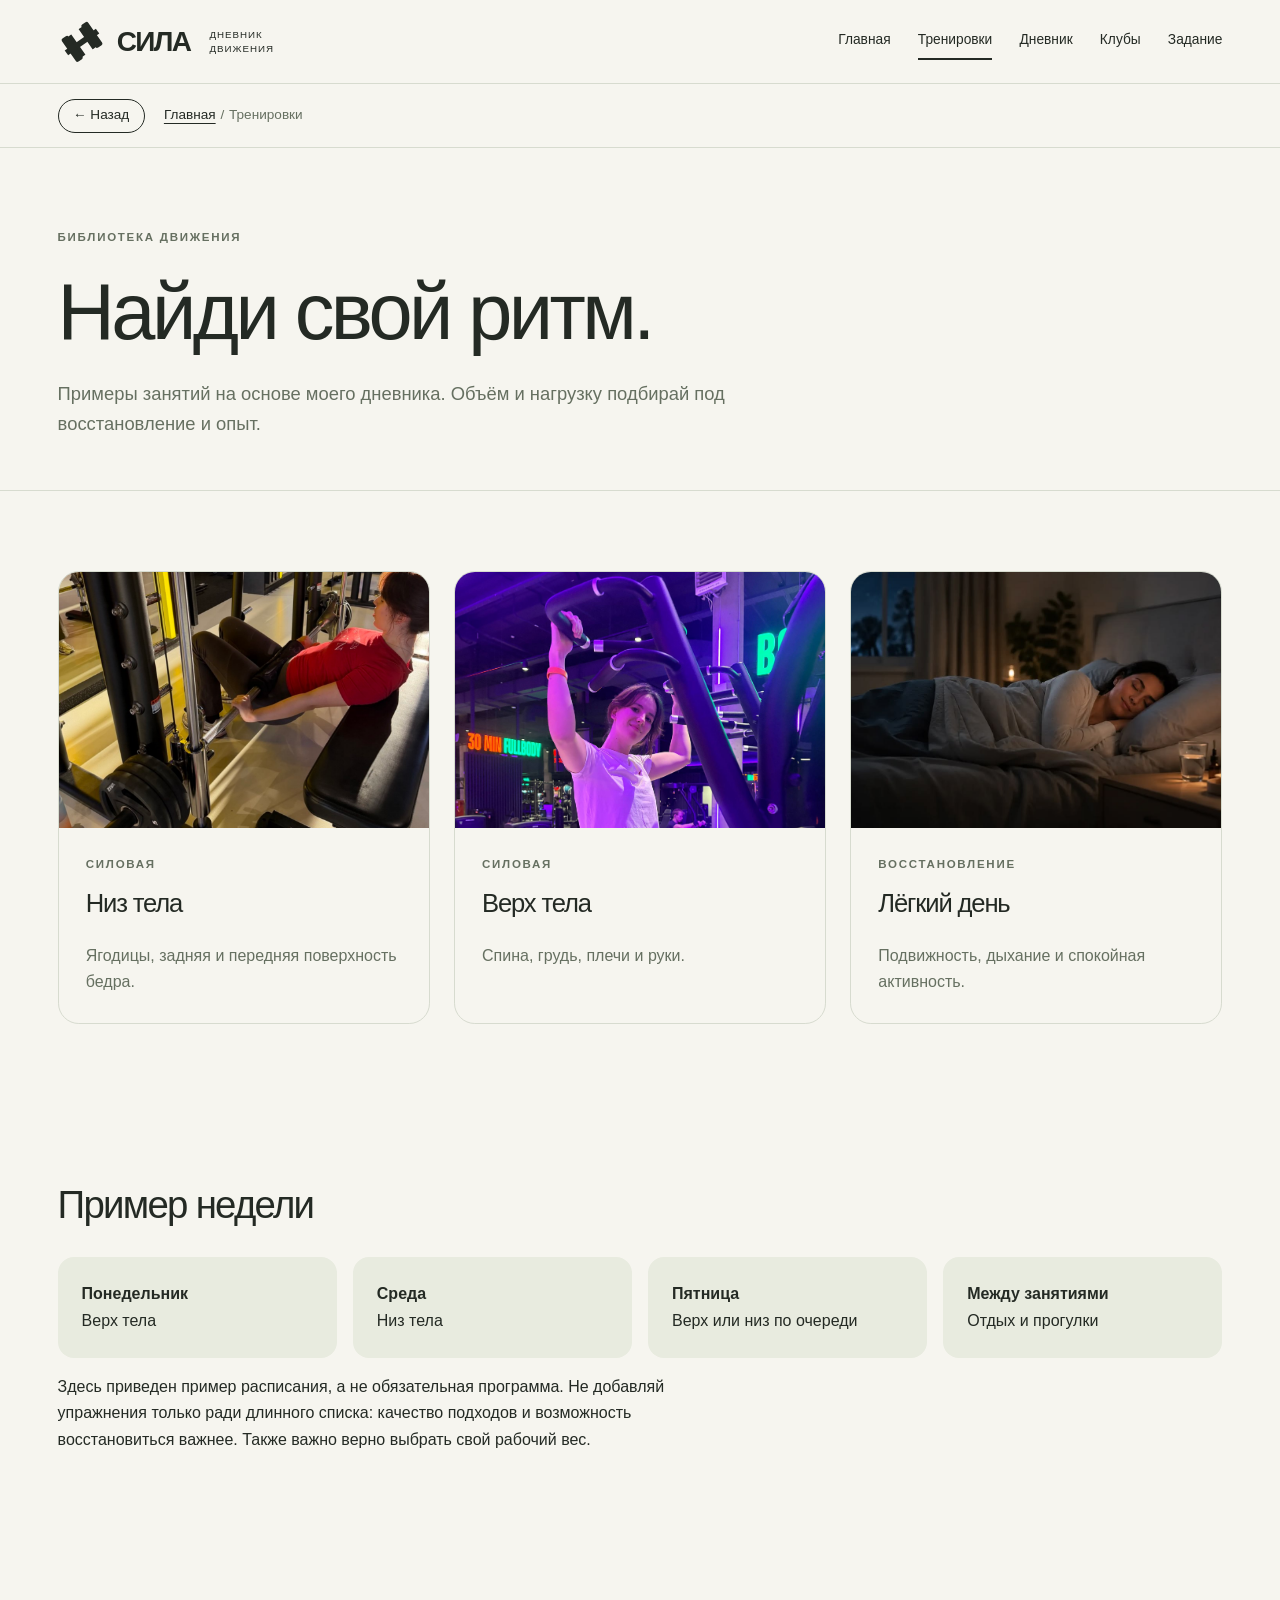
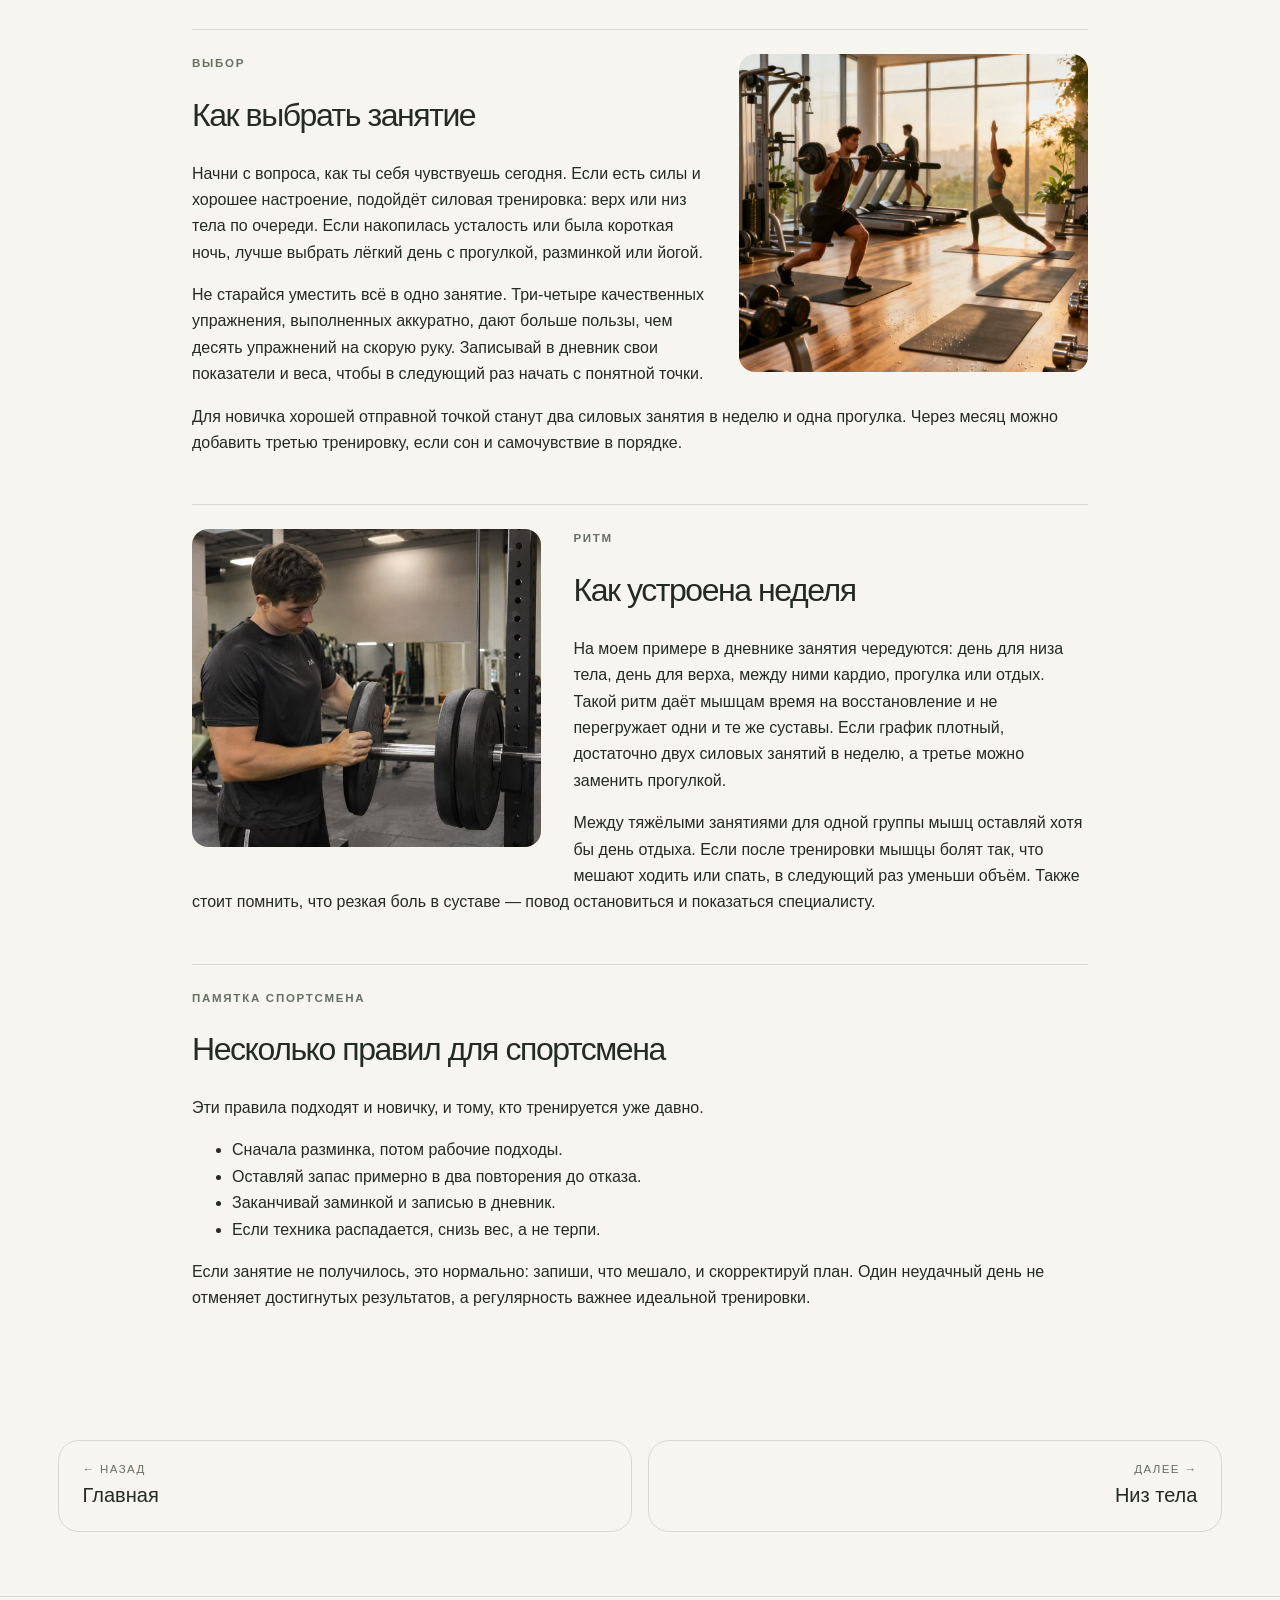
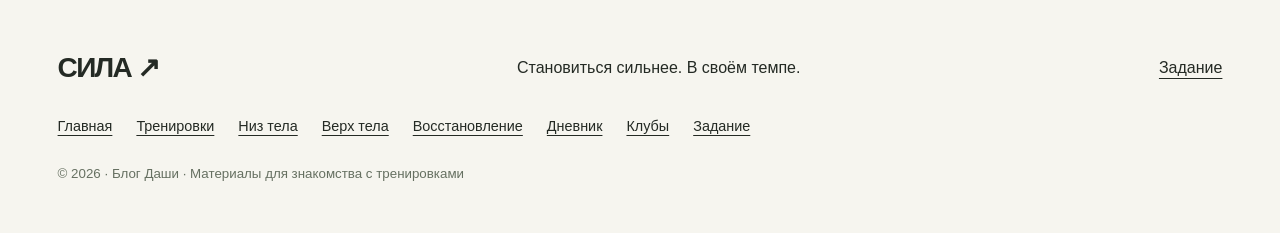
<file: workouts.html>
<!DOCTYPE html>
<html lang="ru">
  <head>
    <meta charset="utf-8">
    <meta name="viewport" content="width=device-width,initial-scale=1">
    <meta
      name="description"
      content="СИЛА — блог Даши о силовых тренировках, технике и восстановлении"
    >
    <title>Тренировки — СИЛА</title>
    <link rel="stylesheet" href="style.css">
    <link rel="stylesheet" href="logo.css">
    <script src="app.js" defer></script>
  </head>

  <body id="top">
    

    
    <header class="header">
      <a class="brand" href="index.html">
        <span class="logo" aria-hidden="true"></span>
        СИЛА
        <span class="brand__caption">дневник движения</span>
      </a>
      
      <button class="menu-button" aria-expanded="false" aria-controls="nav">
        Меню ☰
      </button>
      
      <nav id="nav" aria-label="Основная навигация">
        <a href="index.html">Главная</a>
        <a href="workouts.html" aria-current="page">Тренировки</a>
        <a href="diary.html">Дневник</a>
        <a href="clubs.html">Клубы</a>
        <a href="tasks.html">Задание</a>
      </nav>
    </header>

    
    <nav class="crumbs" aria-label="Вы здесь">
      <a class="crumbs__back" href="index.html">← Назад</a>
      <ol class="crumbs__list">
        <li><a href="index.html">Главная</a></li>
        <li aria-current="page">Тренировки</li>
      </ol>
    </nav>

    
    <main id="main">
      
      <section class="intro">
        <span class="eyebrow">Библиотека движения</span>
        <h1>Найди свой ритм.</h1>
        <p>
          Примеры занятий на основе моего дневника. Объём и нагрузку подбирай под
          восстановление и опыт.
        </p>
      </section>

      
      <section class="section cards">
        <a class="card" href="lower.html">
          <img
            src="assets/lower.jpg"
            alt="Низ тела"
            loading="lazy"
            width="900"
            height="600"
          >
          <div>
            <span class="eyebrow">Силовая</span>
            <h3>Низ тела</h3>
            <p>Ягодицы, задняя и передняя поверхность бедра.</p>
          </div>
        </a>
        <a class="card" href="upper.html">
          <img
            src="assets/upper.jpg"
            alt="Верх тела"
            loading="lazy"
            width="900"
            height="600"
          >
          <div>
            <span class="eyebrow">Силовая</span>
            <h3>Верх тела</h3>
            <p>Спина, грудь, плечи и руки.</p>
          </div>
        </a>
        <a class="card" href="recovery.html">
          <img
            src="assets/recovery.jpg"
            alt="Лёгкий день"
            loading="lazy"
            width="900"
            height="600"
          >
          <div>
            <span class="eyebrow">Восстановление</span>
            <h3>Лёгкий день</h3>
            <p>Подвижность, дыхание и спокойная активность.</p>
          </div>
        </a>
      </section>

      
      <section class="section">
        <h2>Пример недели</h2>
        
        <div class="week">
          <p><b>Понедельник</b><br> Верх тела</p>
          <p><b>Среда</b><br> Низ тела</p>
          <p><b>Пятница</b><br> Верх или низ по очереди</p>
          <p><b>Между занятиями</b><br> Отдых и прогулки</p>
        </div>
        <p>
          Здесь приведен пример расписания, а не обязательная программа. Не добавляй упражнения
          только ради длинного списка: качество подходов и возможность восстановиться
          важнее. Также важно верно выбрать свой рабочий вес.
        </p>
      </section>

      
      <section class="article">
        
        <section class="exercise">
          <img
            class="article__image"
            src="assets/training.jpg"
            alt="Силовая тренировка в зале"
            loading="lazy"
            width="900"
            height="600"
          >
          <span class="eyebrow">Выбор</span>
          <h2>Как выбрать занятие</h2>
          <p>
            Начни с вопроса, как ты себя чувствуешь сегодня. Если есть силы и хорошее
            настроение, подойдёт силовая тренировка: верх или низ тела по очереди. Если
            накопилась усталость или была короткая ночь, лучше выбрать лёгкий день с
            прогулкой, разминкой или йогой.
          </p>
          <p>
            Не старайся уместить всё в одно занятие. Три-четыре качественных упражнения, выполненных
            аккуратно, дают больше пользы, чем десять упражнений на скорую руку.
            Записывай в дневник свои показатели и веса, чтобы в следующий раз начать с
            понятной точки.
          </p>
          <p>
            Для новичка хорошей отправной точкой станут два силовых занятия в неделю и
            одна прогулка. Через месяц можно добавить третью тренировку, если сон и
            самочувствие в порядке.
          </p>
        </section>

        
        <section class="exercise">
          <img
            class="article__image article__image--left"
            src="assets/weights.jpg"
            alt="Гантели и блины"
            loading="lazy"
            width="900"
            height="600"
          >
          <span class="eyebrow">Ритм</span>
          <h2>Как устроена неделя</h2>
          <p>
            На моем примере в дневнике занятия чередуются: день для низа тела, день для верха, между
            ними кардио, прогулка или отдых. Такой ритм даёт мышцам время на
            восстановление и не перегружает одни и те же суставы. Если график плотный,
            достаточно двух силовых занятий в неделю, а третье можно заменить прогулкой.
          </p>
          <p>
            Между тяжёлыми занятиями для одной группы мышц оставляй хотя бы день отдыха.
            Если после тренировки мышцы болят так, что мешают ходить или спать, в
            следующий раз уменьши объём. Также стоит помнить, что резкая боль в суставе — повод остановиться и
            показаться специалисту.
          </p>
        </section>

        
        <section class="exercise">
          <span class="eyebrow">Памятка спортсмена</span>
          <h2>Несколько правил для спортсмена</h2>
          <p>Эти правила подходят и новичку, и тому, кто тренируется уже давно.</p>
          <ul>
            <li>Сначала разминка, потом рабочие подходы.</li>
            <li>Оставляй запас примерно в два повторения до отказа.</li>
            <li>Заканчивай заминкой и записью в дневник.</li>
            <li>Если техника распадается, снизь вес, а не терпи.</li>
          </ul>
          <p>
            Если занятие не получилось, это нормально: запиши, что мешало, и
            скорректируй план. Один неудачный день не отменяет достигнутых результатов, а регулярность
            важнее идеальной тренировки.
          </p>
        </section>
      </section>

      
      <nav class="pager" aria-label="Соседние страницы">
        <a class="pager__link" href="index.html">
          <span>← Назад</span>
          <b>Главная</b>
        </a>
        <a class="pager__link pager__link--next" href="lower.html">
          <span>Далее →</span>
          <b>Низ тела</b>
        </a>
      </nav>
    </main>

    
    <footer>
      <a class="brand" href="index.html">СИЛА ↗</a>
      <p>Становиться сильнее. В своём темпе.</p>
      <a href="tasks.html">Задание</a>
      
      <nav class="sitemap" aria-label="Карта сайта">
        <a href="index.html">Главная</a>
        <a href="workouts.html">Тренировки</a>
        <a href="lower.html">Низ тела</a>
        <a href="upper.html">Верх тела</a>
        <a href="recovery.html">Восстановление</a>
        <a href="diary.html">Дневник</a>
        <a href="clubs.html">Клубы</a>
        <a href="tasks.html">Задание</a>
      </nav>
      <small>© 2026 · Блог Даши · Материалы для знакомства с тренировками</small>
    </footer>

    
    <a class="to-top" href="#top" aria-label="Наверх">↑</a>
  </body>
</html>
</file>
<file: style.css>
:root {
  --paper: #f6f5ef; /* фон страницы */
  --ink: #242a24; /* основной цвет текста и тёмных элементов */
  --muted: #667061; /* приглушённый цвет второстепенного текста */
  --accent: #dce6a4; /* акцентный светло-зелёный цвет */
  --line: #d7dbcf; /* цвет тонких линий и границ */
  --radius: 1.3rem; /* скругление углов карточек и картинок */
}

* {
  box-sizing: border-box;
}

html {
  scroll-behavior: smooth;
  scroll-padding-top: 7rem;
}

body {
  margin: 0;
  background: var(--paper);
  color: var(--ink);
  font: 1rem/1.65 Arial, Helvetica, sans-serif;
}

a {
  color: inherit;
  text-underline-offset: .3em;
}

button {
  font: inherit;
  cursor: pointer;
}

a,
button {
  -webkit-tap-highlight-color: transparent;
}

img {
  display: block;
  width: 100%;
  height: auto;
  object-fit: cover;
}

h1,
h2,
h3,
p {
  margin-top: 0;
}

h1,
h2,
h3 {
  line-height: 1.08;
  letter-spacing: -.045em;
}

h1 {
  font-size: clamp(2.7rem, 6.2vw, 6.4rem);
  font-weight: 500;
  margin-bottom: 1.5rem;
}

h2 {
  font-size: clamp(1.8rem, 3vw, 3rem);
  font-weight: 500;
}

h3 {
  font-size: 1.6rem;
  font-weight: 500;
}

p {
  max-width: 70ch;
}

button,
.button {
  border: 0;
  border-radius: 3rem;
  padding: .9rem 1.4rem;
  background: var(--ink);
  color: white;
  text-decoration: none;
  display: inline-block;
}

.text-link {
  display: inline-block;
  margin: 1rem;
}

.eyebrow {
  display: block;
  font-size: .72rem;
  text-transform: uppercase;
  letter-spacing: .15em;
  font-weight: 700;
  margin-bottom: 1.4rem;
  color: var(--muted);
}

/* Меню */

.header {
  position: sticky; /* оставить наверху при прокрутке */
  top: 0;
  z-index: 20;
  display: flex;
  align-items: center;
  justify-content: space-between;
  gap: 2rem;
  background: rgba(246, 245, 239, .97);
  border-bottom: 0.0625rem solid var(--line);
  padding: 1.1rem 4.5%;
}

/* Логотип */

.brand {
  display: flex;
  align-items: center;
  gap: .7rem;
  font-size: 1.75rem;
  font-weight: 800;
  text-decoration: none;
  letter-spacing: -.06em;
}

.brand__caption {
  max-width: 7rem;
  font-size: .61rem;
  line-height: 1.4;
  text-transform: uppercase;
  letter-spacing: .1em;
  font-weight: 400;
  margin-left: .5rem;
}

#nav {
  display: flex;
  gap: 1.7rem;
}

#nav a {
  font-size: .86rem;
  text-decoration: none;
  white-space: nowrap;
  padding: .4rem 0;
}

#nav a[aria-current] {
  border-bottom: 0.125rem solid var(--ink);
}

.menu-button {
  display: none;
}

/* Главный экран */

.hero {
  display: flex;
  min-height: 42rem;
  padding: 2rem 4.5% 3rem;
  gap: 4%;
}

.hero__copy {
  flex: 1;
  padding-top: 3.5rem;
  min-width: 0;
}

.hero__copy p {
  max-width: 29rem;
  color: var(--muted);
  margin-bottom: 2rem;
  font-size: 1.05rem;
}

.hero em {
  font-family: Georgia, serif;
  font-weight: 400;
}

.hero__visual {
  flex: .95;
  position: relative;
  min-width: 0;
  border-radius: var(--radius);
  overflow: hidden;
  background: #333;
}

.hero__visual img {
  height: 100%;
  position: absolute;
  inset: 0;
  object-fit: cover;
}

.photo-label {
  position: absolute;
  bottom: 2rem;
  left: 2rem;
  color: white;
  z-index: 1;
  font-size: .7rem;
  letter-spacing: .08em;
}

.photo-label b {
  display: block;
  font-size: 1.5rem;
  letter-spacing: -.02em;
  margin-top: .5rem;
}

/* Карточки */

.section {
  padding: 5rem 4.5%;
}

.section__heading {
  display: flex;
  justify-content: space-between;
  align-items: end;
  gap: 2rem;
  margin-bottom: 2.5rem;
}

.section__heading h2 {
  max-width: 40rem;
  margin: 0;
}

.section__heading a {
  white-space: nowrap;
}

.cards {
  display: flex;
  gap: 1.5rem;
  flex-wrap: wrap;
}

.card {
  flex: 1 1 17rem;
  min-width: 0;
  text-decoration: none;
  border: 0.0625rem solid var(--line);
  border-radius: var(--radius);
  overflow: hidden;
  transition: transform .2s;
}

.card:hover {
  transform: translateY(-0.25rem);
}

.card img {
  aspect-ratio: 1.45;
  object-fit: cover;
}

.card > div {
  padding: 1.7rem;
}

.card p {
  color: var(--muted);
  margin-bottom: 0;
}

.card .eyebrow {
  margin-bottom: 1rem;
}

/* Вступление статьи и упражнения */

.intro {
  padding: 5rem 4.5% 2rem;
  border-bottom: 0.0625rem solid var(--line);
}

.intro p {
  font-size: 1.15rem;
  color: var(--muted);
}

.article {
  max-width: 60rem;
  margin: auto;
  padding: 3rem 2rem 5rem;
  display: flow-root;
}

.article h2 {
  font-size: 2rem;
  line-height: 1.2;
  margin-top: 2.5rem;
}

.article p {
  max-width: none;
}

.article__image {
  float: right; /* вокруг картинки */
  width: 39%;
  margin: 0 0 1.5rem 2rem;
  border-radius: 1rem;
  aspect-ratio: 1.1;
}

.exercise {
  border-top: 0.0625rem solid var(--line);
  padding-top: 1.5rem;
  margin-top: 2rem;
}

.exercise h2 {
  margin-top: 0;
}

.week {
  display: flex;
  flex-wrap: wrap;
  gap: 1rem;
}

.week p {
  flex: 1 1 12rem;
  background: #e8ebdf;
  padding: 1.5rem;
  border-radius: 1rem;
}

/* фильтры и записи */

.filters {
  display: flex;
  flex-wrap: wrap;
  gap: .7rem;
  margin-bottom: 1rem;
}

.filters button {
  background: transparent;
  border: 0.0625rem solid var(--line);
  color: var(--ink);
}

.filters button[aria-pressed=true] {
  background: var(--ink);
  color: white;
}

/* Записи тренировок */
.log {
  display: flex;
  gap: 3rem;
  border-top: 0.0625rem solid var(--line);
  padding: 2rem 0;
}

/* Тип тренировки*/
.log > div:first-child {
  flex: 0 0 25%;
}

/* Упражнения с тренировки */
.log > div + div {
  flex: 1;
  min-width: 0;
}

.log h2 {
  font-size: 1.8rem;
}

.log p {
  margin: 0;
}

.log[hidden] {
  display: none;
}

/* Подвал */

footer {
  border-top: 0.0625rem solid var(--line);
  padding: 3rem 4.5%;
  display: flex;
  align-items: center;
  justify-content: space-between;
  gap: 1.5rem;
  flex-wrap: wrap;
}

footer p {
  margin: 0;
}

footer small {
  flex-basis: 100%;
  color: var(--muted);
}

/* Широкие экраны */
@media (min-width: 93.75em) {
  main {
    max-width: 100em;
    margin: auto;
  }
}

/* Планшеты */
@media (max-width: 62.5em) {
  .brand__caption {
    display: none;
  }

  #nav {
    gap: 1rem;
  }

  .hero {
    min-height: 36rem;
  }

  .hero__copy {
    padding-top: 2rem;
  }

}

/* Телефоны */
@media (max-width: 47.5em) {
  .header {
    flex-wrap: wrap;
    gap: .5rem;
    padding: 1rem 5%;
  }

  .menu-button {
    display: block;
    padding: .5rem 1rem;
    font-size: .8rem;
  }

  #nav {
    display: none;
    flex-basis: 100%;
    flex-direction: column;
    gap: .1rem;
    padding-top: 1rem;
  }

  #nav.is-open {
    display: flex;
  }

  #nav a {
    padding: .6rem;
  }

  .hero {
    flex-direction: column;
    padding: 1rem 5% 2rem;
    gap: 2rem;
  }

  .hero__copy {
    padding-top: 1rem;
  }

  .hero__visual {
    flex: auto;
    min-height: 24rem;
  }

  .hero__copy h1 {
    font-size: clamp(3.3rem, 11vw, 5rem);
  }

  .section {
    padding: 3rem 5%;
  }

  .section__heading {
    display: block;
  }

  .section__heading a {
    display: inline-block;
    margin-top: 1rem;
  }

  .intro {
    padding: 3rem 5% 1.5rem;
  }

  .article {
    padding: 2rem 5% 3rem;
  }

  .log {
    display: block;
  }

  .log .eyebrow {
    margin-bottom: .5rem;
  }

  .article__image {
    width: 42%;
    margin-left: 1rem;
  }

  .brand {
    font-size: 1.6rem;
  }
}

/* Видео */
.video {
  margin: 0;
}

.video__player {
  display: block;
  width: 100%;
  aspect-ratio: 16/9;
  border: 0;
  border-radius: 1rem;
  background: #000;
}

/* обтекание слева, галерея */
.exercise {
  display: flow-root;
}

/* картинка с обтеканием слева */
.article__image--left {
  float: left;
  margin: 0 2rem 1.5rem 0;
}

/* фото к занятиям */

.gallery {
  display: flex;
  flex-wrap: wrap;
  gap: 1rem;
}

.gallery figure {
  flex: 1 1 14rem;
  margin: 0;
}

.gallery img {
  aspect-ratio: 1.45;
  border-radius: 1rem;
}

.gallery figcaption {
  font-size: .9rem;
  color: var(--muted);
  padding-top: .5rem;
}

/* Телефоны */
@media (max-width: 47.5em) {
  .article__image--left {
    margin: 0 1rem 1rem 0;
  }
}

/* Хлебные крошки */
.crumbs {
  display: flex;
  flex-wrap: wrap;
  align-items: center;
  gap: .6rem 1.2rem;
  padding: .9rem 4.5%;
  border-bottom: .0625rem solid var(--line);
  font-size: .85rem;
}

/* Кнопка Назад */
.crumbs__back {
  border: .0625rem solid var(--ink);
  border-radius: 3rem;
  padding: .3rem .9rem;
  text-decoration: none;
  white-space: nowrap;
}

.crumbs__back:hover {
  background: var(--ink);
  color: #fff;
}

.crumbs__list {
  display: flex;
  flex-wrap: wrap;
  gap: .3rem;
  margin: 0;
  padding: 0;
  list-style: none;
}

.crumbs__list li + li::before {
  content: "/";
  margin-right: .3rem;
  color: var(--muted);
}

.crumbs__list [aria-current] {
  color: var(--muted);
}

/* переходы Назад и Далее */

.pager {
  display: flex;
  flex-wrap: wrap;
  gap: 1rem;
  padding: 2rem 4.5% 4rem;
}

.pager__link {
  flex: 1 1 14rem;
  display: block;
  border: .0625rem solid var(--line);
  border-radius: var(--radius);
  padding: 1.2rem 1.5rem;
  text-decoration: none;
  transition: background .2s;
}

.pager__link:hover {
  background: #e8ebdf;
}

.pager__link--next {
  text-align: right;
  margin-left: auto;
}

.pager__link span {
  display: block;
  font-size: .72rem;
  letter-spacing: .12em;
  text-transform: uppercase;
  color: var(--muted);
}

.pager__link b {
  font-size: 1.25rem;
  font-weight: 500;
}

/* Ссылки в подвале сайта */

.sitemap {
  flex-basis: 100%;
  display: flex;
  flex-wrap: wrap;
  gap: .5rem 1.5rem;
  font-size: .9rem;
}

/* Кнопка Наверх */
.to-top {
  position: fixed;
  right: 1rem;
  bottom: 1rem;
  z-index: 15;
  display: grid;
  place-items: center;
  width: 3rem;
  height: 3rem;
  border-radius: 50%;
  background: var(--ink);
  color: #fff;
  text-decoration: none;
  font-size: 1.3rem;
  opacity: 0;
  pointer-events: none;
  transition: opacity .2s;
}

.to-top.is-visible {
  opacity: 1;
  pointer-events: auto;
}
</file>
<file: logo.css>
:root {
  --logo-size: 3rem;
}

/* Лого перекладина */
.logo {
  font-size: var(--logo-size);
  width: 1em;
  height: 1em;
  position: relative;
  display: inline-block;
  background: linear-gradient(var(--ink), var(--ink)) center/80% 13% no-repeat;
  transform: rotate(-35deg);
  flex: none;
}

/* Лого диски */
.logo::before,
.logo::after {
  content: "";
  position: absolute;
  top: 21%;
  width: 17%;
  height: 58%;
  background: var(--ink);
  border-radius: .04em;
  box-shadow: .11em 0 0 -.035em var(--ink);
}

.logo::before {
  left: 17%;
}

.logo::after {
  right: 17%;
  transform: rotate(180deg);
}
</file>
<file: tasks/dom-test/style.css>
:root {
  --color-page: #c2dddb;
  --color-band: #85c7c3;
  --color-text: #225350;
  --color-block: #f6efd9;
  --color-hover: #85c7c3;
  --color-border: #225350;
  --color-right: #99df8d;
  --color-wrong: #e25e57;
  --color-right-bg: #e4f2cf;
  --gap: 1.5rem;
  --drop: 60vh;     
  --per-row: 5;          
}

* { box-sizing: border-box; }
[hidden] { display: none !important; }

html { font-size: 90%; }

body {
  margin: 0;
  min-height: 100vh;
  padding: 3vh 3%;
  font-family: Georgia, "Times New Roman", serif;
  color: var(--color-text);
  background: var(--color-page);
}

.bar { margin-bottom: 1.5rem; }

.ask {
  width: 12rem;
  padding: 0.3em;
  font-family: inherit;
  font-size: 2rem;
  color: var(--color-text);
  background: var(--color-band);
  border: 0.1em solid transparent;
  cursor: pointer;
}
.ask::before { content: "Вопрос"; }
.ask--restart::before { content: "Заново"; }
.ask:hover { border-color: var(--color-border); }
.ask:disabled { opacity: 0.4; cursor: default; }
.ask:disabled:hover { border-color: transparent; }


.status { font-size: 1.5rem; margin: 0 0 1.5rem; }
.status__title { margin-right: 1.5rem; }


.board {
  counter-reset: number;     
  display: flex;
  flex-wrap: wrap;       
  align-items: flex-start;
  gap: var(--gap);
  min-height: 60vh;
  overflow: hidden;        
  padding: 0.5rem;           
}
.board:empty::before {
  content: "Нажмите «Вопрос»";
  font-size: 1.4rem;
}


.card {
  counter-increment: number;
  width: calc((100% - (var(--per-row) - 1) * var(--gap)) / var(--per-row));
}

.question {
  position: relative;
  width: 100%;
  padding: 0.8em 2.4em 0.8em 0.9em;
  font-family: inherit;
  font-size: 1.15rem;
  color: var(--color-text);
  background: var(--color-block);
  border: 0.12em solid transparent;
  cursor: default;
}
.question::before { content: counter(number) ". "; }


.question::after {
  position: absolute;
  right: 0.5rem;
  bottom: 0.2rem;
  font-size: 2rem;
  opacity: 0;
  transition: opacity 0.5s;
}
.card--right .question::after { content: "✔"; color: var(--color-right); opacity: 1; }
.card--wrong .question::after { content: "✖"; color: var(--color-wrong); opacity: 1; }


.question:not(:disabled) { cursor: pointer; }
.question:not(:disabled):hover { background: var(--color-hover); }


.card__answers { margin-top: 0.8rem; }

.answer {
  display: block;
  width: 100%;
  margin-bottom: 0.7rem;
  padding: 0.7em 0.9em;
  font-family: inherit;
  font-size: 1.05rem;
  color: var(--color-text);
  background: var(--color-block);
  border: 0.14em solid transparent;  
  cursor: pointer;
  transition: background 0.3s, transform 0.8s, opacity 0.8s;
}

.answer:hover { background: var(--color-hover); }

.answer:active,
.answer--chosen { border-color: var(--color-border); }


.card--locked .answer { pointer-events: none; }


.answer--correct {
  background: var(--color-right-bg);
  transform: scale(1.06);
  transition: transform 0.4s;
}
.answer__more { display: none; margin-top: 0.5em; font-size: 0.9em; }
.answer--correct .answer__more { display: block; }


.answer--leaving {
  transform: translateY(var(--drop));
  opacity: 0;
}


.card__review {
  display: none;
  margin-top: 0.8rem;
  padding: 0.8em 0.9em;
  background: var(--color-right-bg);
  border: 0.14em solid var(--color-right);
}
.card--open .card__review { display: block; }
.card__review-text { margin: 0 0 0.4em; font-weight: bold; }
.card__review-more { margin: 0; font-size: 0.9em; }


@media (max-width: 75em) {
  :root { --per-row: 4; }
}
@media (max-width: 55em) {
  :root { --per-row: 3; }
}
</file>
<file: tasks/flex/pic.css>
.canvas {
    width: 200px;
    height: 200px;
    position: relative;
    display: flex;
    justify-content: center;
    align-items: center;
    overflow: hidden;
    background: linear-gradient(to bottom, #ffffff 0%, #519d2d 100%);
    cursor: pointer;
    user-select: none;
    border: 3px solid #000;
}

.click-toggle {
    display: none;
}

.character {
    position: absolute;
    height: 140px;
    z-index: 2;
    transition: opacity 0.3s ease;
    left: 30px;
    bottom: 20px;
}

.text-hover, .text-click {
    position: absolute;
    font-family: sans-serif;
    font-size: 20px;
    z-index: 5;
    opacity: 0;
    transition: opacity 0.3s ease;
}

.boy2, .boy3, .text-click {
    opacity: 0;
}

.item-wrapper {
    position: absolute;
    z-index: 3;
    opacity: 0;
    pointer-events: none;
}

.ball-wrapper {
    left: 0 ;
    top: 0 ;
    offset-path: path('M 180 170 C 100 185, 40 180, 20 160 C 0 140, 0 80, 20 40 C 40 5, 100 0, 150 15 C 180 25, 175 80, 160 155');
    offset-rotate: 0deg;
}

.box-wrapper {
    left: 105px;
    top: 125px;
}

.item {
    width: 40px;
    height: 40px;
    transition: transform 0.3s;
}

.box-wrapper .box.item,
.box-wrapper img.box {
    width: 40px ;
    height: 40px ;
    object-fit: contain ;
}

.click-toggle:not(:checked) + .canvas:hover .boy1 { opacity: 0; }
.click-toggle:not(:checked) + .canvas:hover .boy2 { opacity: 1; }

.click-toggle:not(:checked) + .canvas:hover .text-hover {
    opacity: 1;
    top: 10px;
    left: 50px;
}

.click-toggle:not(:checked) + .canvas:hover .ball-wrapper {
    opacity: 1;
    pointer-events: auto;
    animation: flyInBall 2.5s cubic-bezier(0.4, 0, 0.2, 1) forwards;
}

.click-toggle:not(:checked) + .canvas:hover .box-wrapper {
    opacity: 1;
    pointer-events: auto;
    animation: flyInBox 1.2s ease-in-out forwards;
}

.item:hover {
    animation: spin 1s linear infinite;
}

.click-toggle:checked + .canvas .boy1,
.click-toggle:checked + .canvas .boy2 { opacity: 0; }
.click-toggle:checked + .canvas .boy3 { opacity: 1; }

.click-toggle:checked + .canvas .text-click {
    opacity: 1;
    top: 60px;
    left: 70px;
    transform: rotate(-35deg);
}

.click-toggle:checked + .canvas .box-wrapper {
    opacity: 1;
    animation: flyOutBox 1.5s ease-in-out forwards;
}

.click-toggle:checked + .canvas .ball-wrapper {
    opacity: 0;
}


@keyframes flyInBall {
    0%   { offset-distance: 0%; }
    100% { offset-distance: 100%; }
}

@keyframes flyInBox {
    0%   { left: 180px; top: 20px; }
    20%  { left: 165px; top: 40px; }
    40%  { left: 150px; top: 65px; }
    60%  { left: 135px; top: 90px; }
    80%  { left: 120px; top: 110px; }
    100% { left: 100px; top: 140px; }
}

@keyframes spin {
    100% { transform: rotate(360deg); }
}

@keyframes flyOutBox {
    0%   { left: 105px; top: 125px; }
    25%  { left: 130px; top: 90px; }
    50%  { left: 155px; top: 100px; }
    75%  { left: 175px; top: 70px; }
    100% { left: 195px; top: 40px; }
}
</file>
<file: tasks/picture/pic.css>
/* Базовый контейнер 200x200px */
.canvas {
    width: 200px;
    height: 200px;
    position: relative;
    overflow: hidden; /* Обрезает все, что выходит за края (солнце, облака) */
    background-color: #ffffff;
    margin: 20px auto;
    border: 1px solid #eeeeee; /* Легкая рамка, чтобы видеть границы (можно убрать) */
}

/* Все внутренние элементы позиционируются абсолютно */
.canvas div {
    position: absolute;
}

/* солнце*/
.sun {
    border: 5px solid #f9ad22;
    border-radius: 50%;
    box-sizing: border-box;
}
.sun-1 { width: 100px; height: 100px; top: -50px; left: -50px; }
.sun-2 { width: 80px; height: 80px; top: -40px; left: -40px; }
.sun-3 { width: 60px; height: 60px; top: -30px; left: -30px;  }
.sun-4 { width: 40px; height: 40px; top: -20px; left: -20px; }
.sun-5 { width: 20px; height: 20px; top: -10px; left: -10px; }


/* облака */
.cloud {
    background: radial-gradient(circle at 40% 40%, #ffffff 0%, #71a9fc 80%);
    border-radius: 50%;
    z-index: 1;
}
.cloud-1 { width: 90px; height: 40px; top: -15px; left: 80px; }
.cloud-2 { width: 70px; height: 45px; top: -23px; left: 115px; }
.cloud-3 { width: 70px; height: 35px; top: -20px; left: 150px; }

/* трава */
.ground {
    width: 200px;
    height: 30px;
    bottom: 0;
    left: 0;
    background: repeating-linear-gradient(90deg, #b6e86a 0px, #b6e86a 10px, #93cd41 10px, #93cd41 20px);
    z-index: 10; /* Поверх всего */
}
/* Легкий градиент сверху вниз для объема травы */
.ground::after {
    content: "";
    display: block;
    width: 100%;
    height: 100%;
    background: linear-gradient(to bottom, rgba(255,255,255,0.4) 0%, rgba(255,255,255,0) 100%);
}

/* трактор */

/* Крыша (трапеция) */
.roof {
    width: 65px;
    height: 12px;
    background-color: #ea8d1d;
    top: 68px;
    left: 48px;
    /* Делает скошенный правый край */
    clip-path: polygon(0 0, 100% 0, 80% 100%, 0 100%);
    z-index: 5;
}

/* Опоры крыши */
.pillar-left {
    width: 6px;
    height: 44px;
    background-color: #f1a532;
    top: 80px;
    left: 55px;
    z-index: 4;
}
.pillar-right {
    width: 6px;
    height: 30px;
    background-color: #f1a532;
    top: 80px;
    left: 90px;
    z-index: 4;
}

/* Красное сиденье */
.seat {
    width: 30px;
    height: 25px;
    top: 92px;
    left: 60px;
    border-left: 7px solid #d83126;
    border-bottom: 7px solid #d83126;
    border-bottom-left-radius: 12px;
    box-sizing: border-box;
    z-index: 6;
}

/* Моторный отсек верх (зеленый) */
.engine-top {
    width: 58px;
    height: 15px;
    background: linear-gradient(to bottom, #a4d99a 0%, #5ca84a 100%);
    top: 105px;
    left: 90px;
    clip-path: polygon(0 0, 85% 0, 100% 100%, 0 100%);
    z-index: 5;
}

/* Моторный отсек низ (зеленый) */
.engine-niz {
    width: 58px;
    height: 15px;
    background: linear-gradient(to bottom, #5ca84a 0%, #2c4527 100%);
    top: 120px;
    left: 90px;
    clip-path: polygon(0 0, 100% 0, 85% 100%, 0 100%);
    z-index: 5;
}

/* Дно мотора (коричневое с градиентом) */
.engine-base {
    width: 55px;
    height: 25px;
    background: linear-gradient(to bottom, #754a39 0%, #e2c7b7 50%, #754a39 100%);
    top: 130px;
    left: 80px;
    z-index: 3;
}

/* Выхлопная труба */
.exhaust {
    width: 9px;
    height: 36px;
    background: linear-gradient(to right, #da7a15 0%, #fbd29e 100%);
    top: 70px;
    left: 126px;
    z-index: 4;
}

/* Дым из трубы */
.smoke {
    background: radial-gradient(circle at 40% 40%, #ffffff 10%, #6dc6fa 80%);
    border-radius: 50%;
    z-index: 3;
}
.smoke-1 { width: 9px; height: 9px; top: 56px; left: 128px; }
.smoke-2 { width: 12px; height: 12px; top: 41px; left: 133px; }
.smoke-3 { width: 15px; height: 15px; top: 26px; left: 145px; }

/* Большое заднее колесо */
.wheel-back {
    width: 55px;
    height: 55px;
    background-color: #ebd9b8;
    border: 8px solid #6c4d3b;
    border-radius: 50%;
    top: 115px;
    left: 45px;
    box-sizing: border-box;
    z-index: 8;
}
/* Красная точка в заднем колесе */
.wheel-back::after {
    content: "";
    display: block;
    width: 10px;
    height: 10px;
    background-color: #d22829;
    border-radius: 50%;
    position: absolute;
    top: 50%;
    left: 50%;
    transform: translate(-50%, -50%);
}

/* Маленькое переднее колесо */
.wheel-front {
    width: 35px;
    height: 35px;
    background-color: #ebd9b8;
    border: 6px solid #6c4d3b;
    border-radius: 50%;
    top: 135px;
    left: 122px;
    box-sizing: border-box;
    z-index: 8;
}
/* Красная точка в переднем колесе */
.wheel-front::after {
    content: "";
    display: block;
    width: 6px;
    height: 6px;
    background-color: #d22829;
    border-radius: 50%;
    position: absolute;
    top: 50%;
    left: 50%;
    transform: translate(-50%, -50%);
}
</file>
<file: tasks.css>
.assignment-frame {
  display: block;
  width: 100%;
  height: 44rem;
  border: 0;
  border-radius: 1rem;
  background: transparent;
}

.assignment-frame--drawing {
  height: 16rem;
}

.drawing-embed {
  margin: 0;
  padding: 1rem 0;
  background: transparent;
}

.drawing-embed .canvas-wrapper {
  width: fit-content;
  margin: 0;
}

.drawing-embed .canvas {
  margin: 0;
}

.drawing-embed .author-caption {
  display: none;
}

.quiz-embed {
  --color-page: #f6f5ef;
}
</file>
